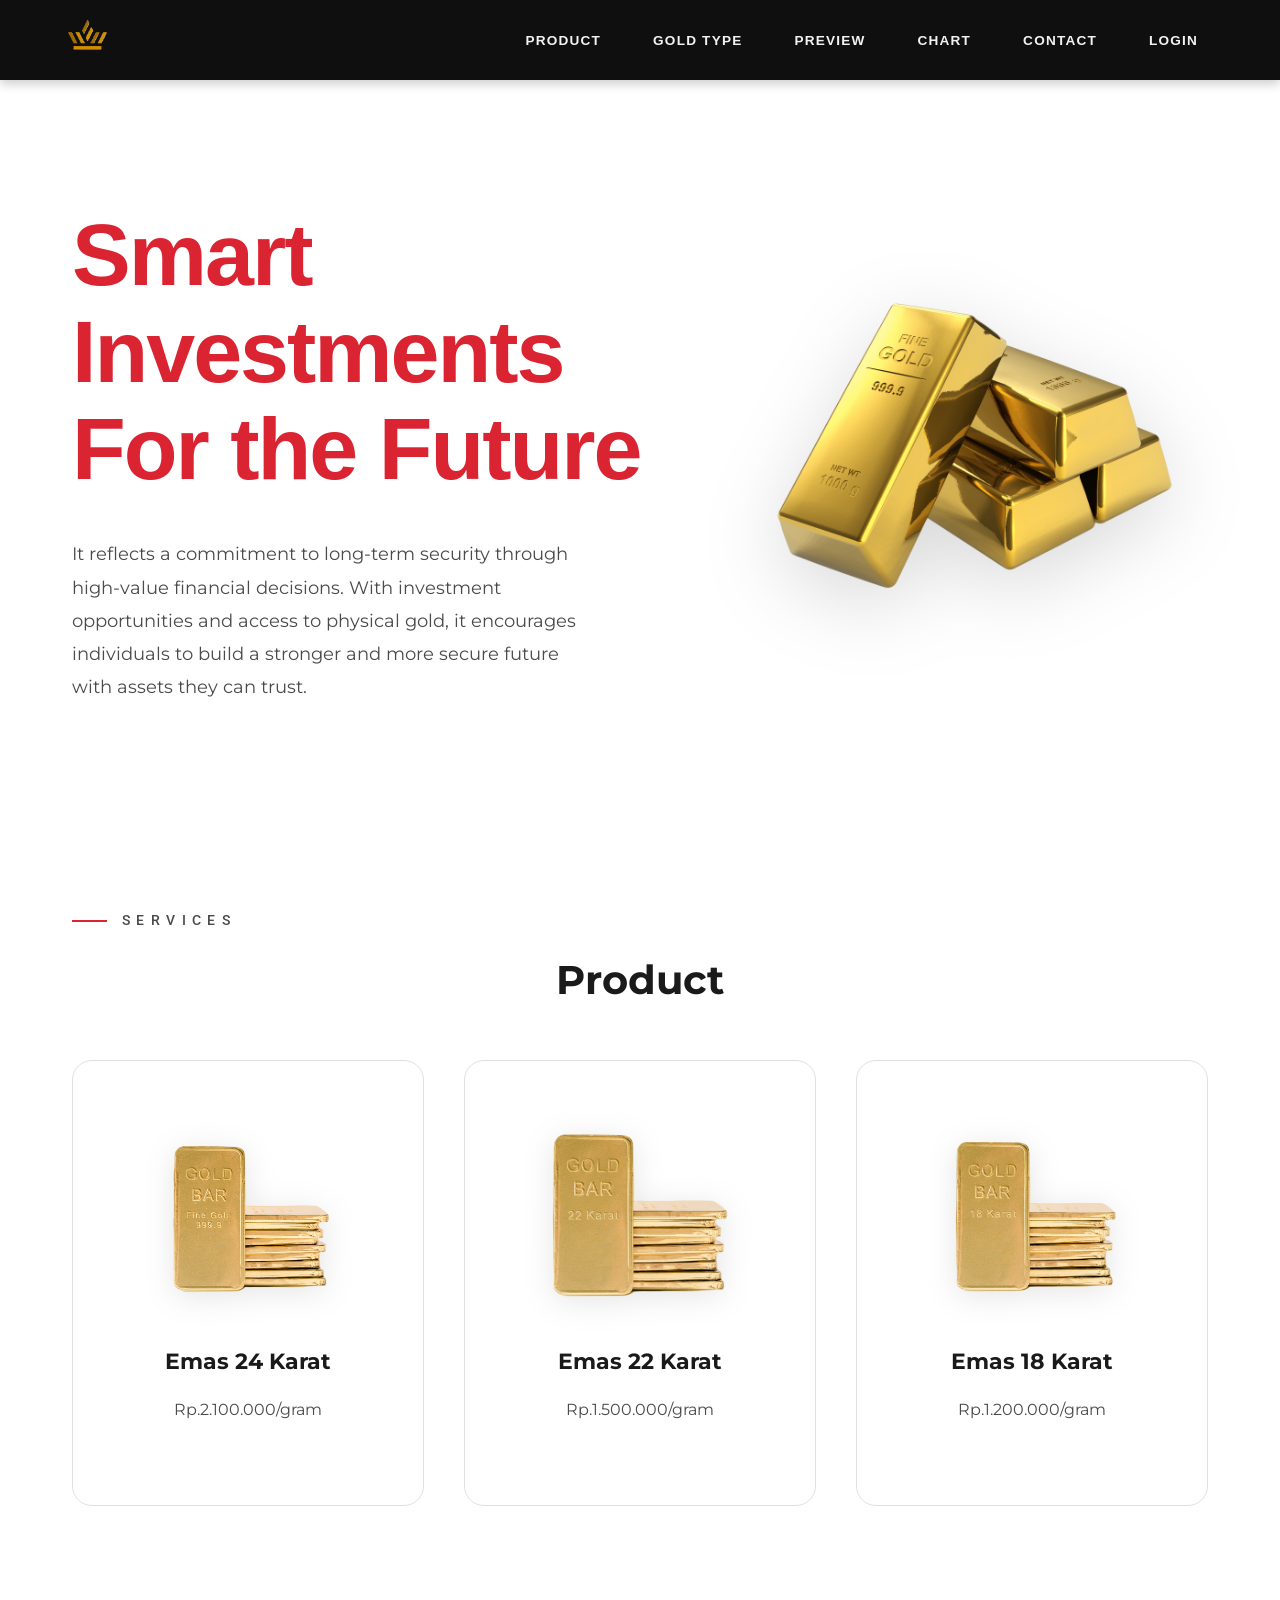
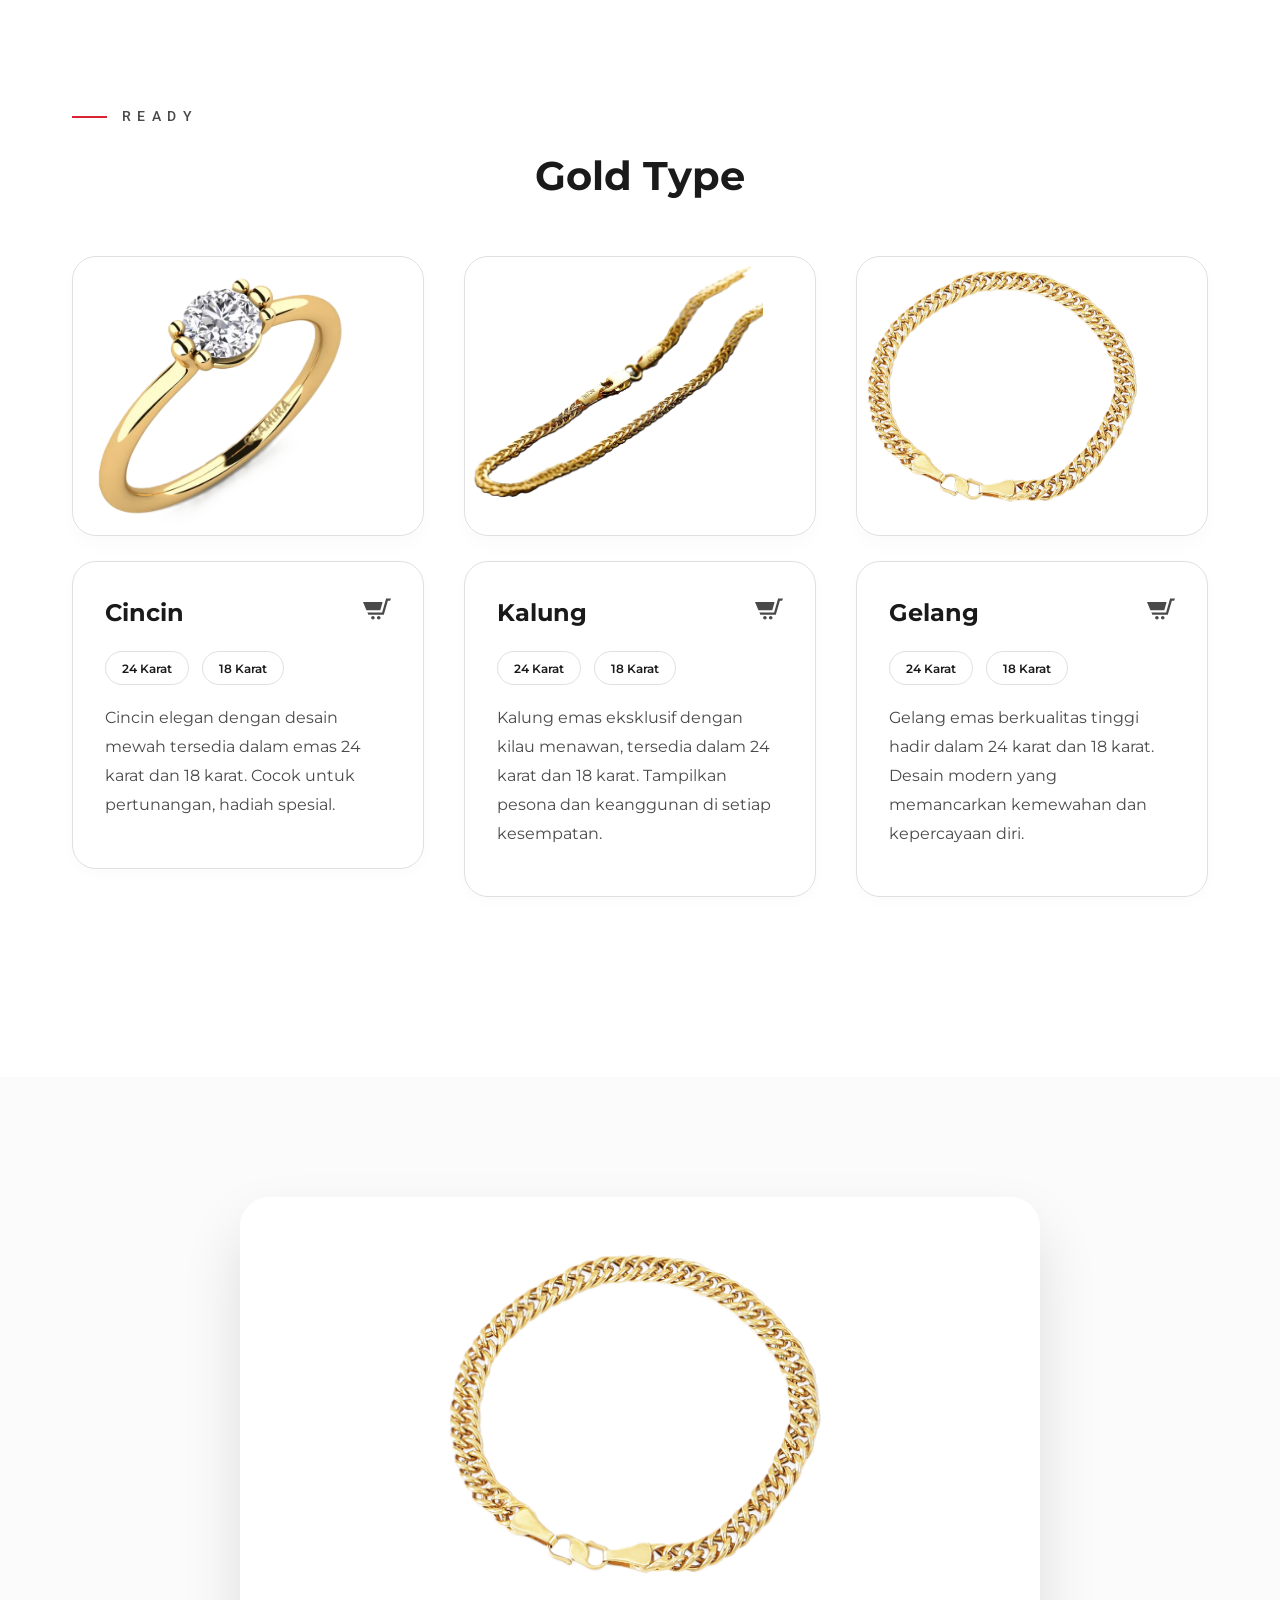
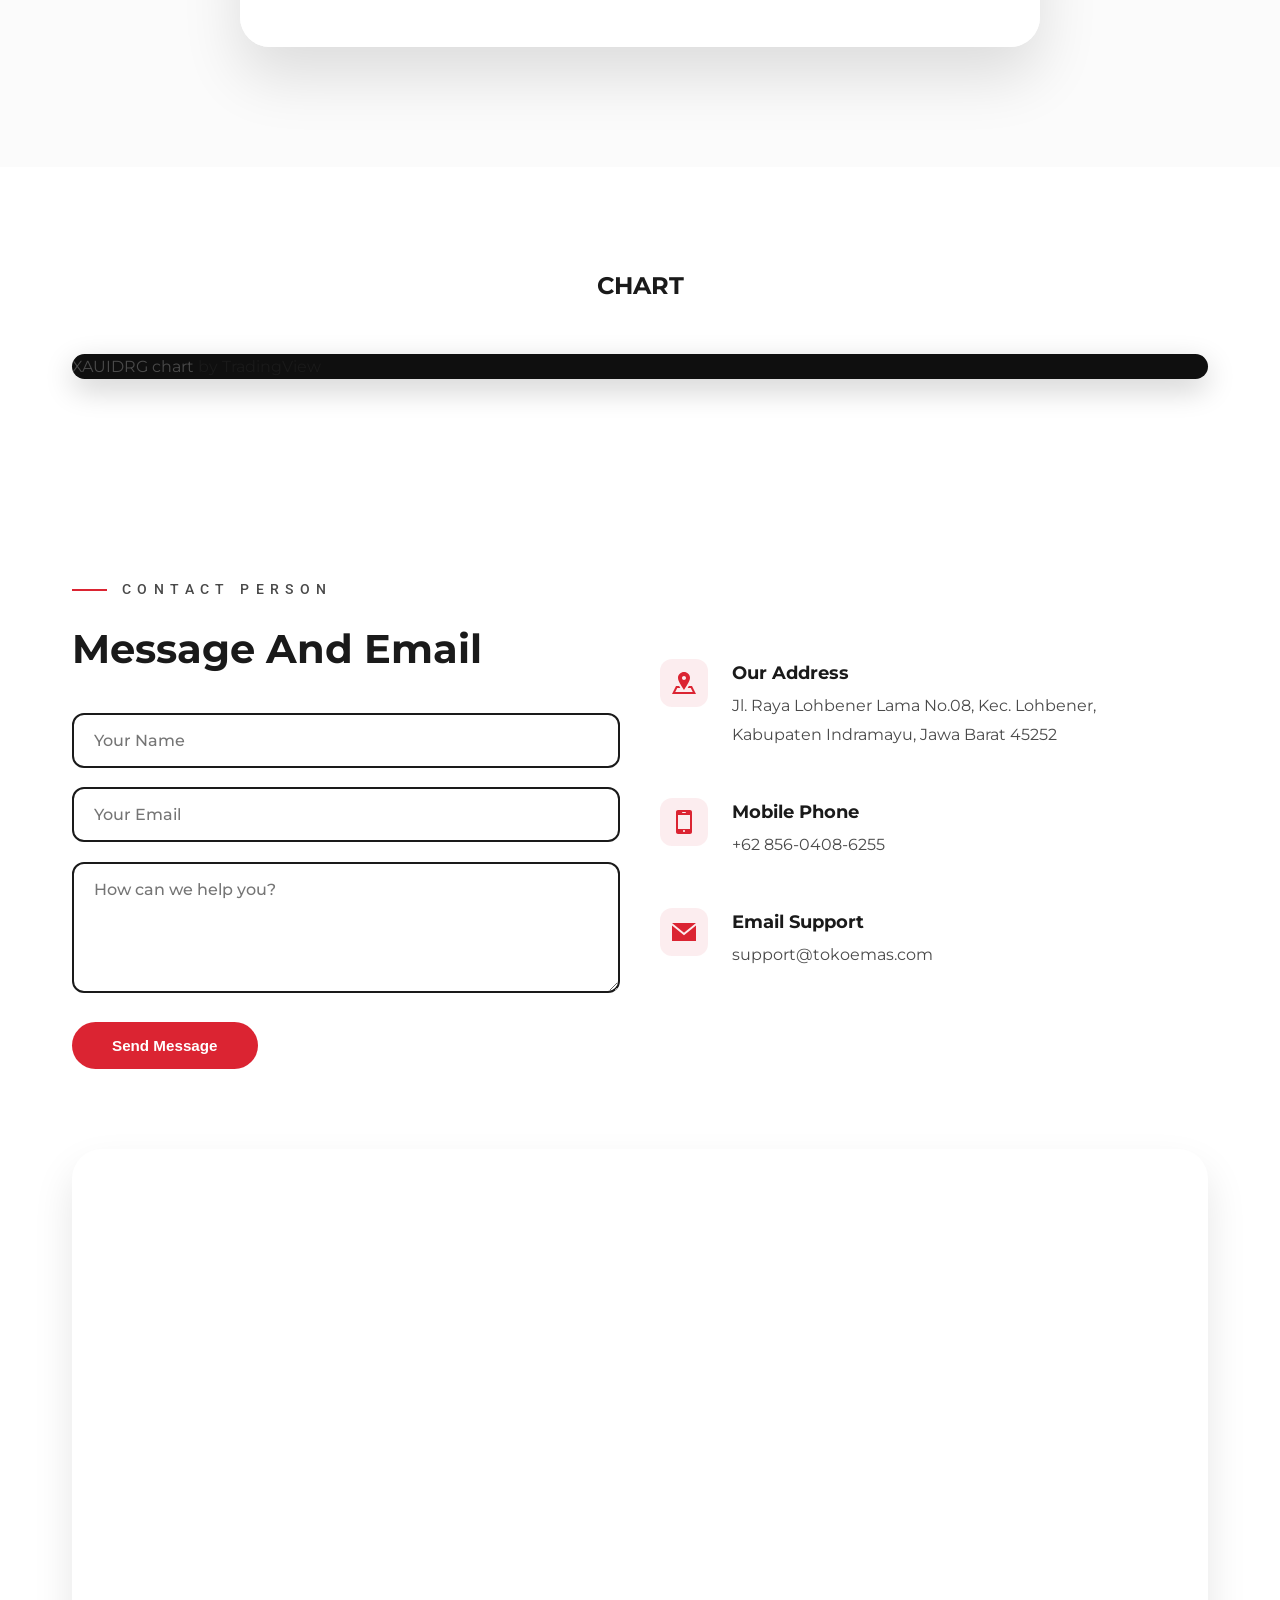
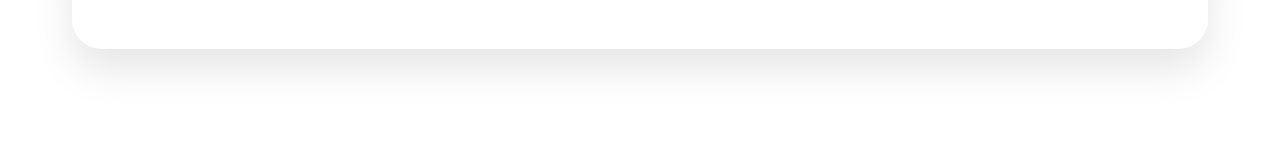
<file: index.html>
<!DOCTYPE html>
<html lang="en">
<head>
    <meta charset="UTF-8">
    <meta name="viewport" content="width=device-width, initial-scale=1.0">
    <title>Toko Emas - Digital Catalog</title>
    
    <!-- Fonts -->
    <link rel="preconnect" href="https://fonts.googleapis.com">
    <link rel="preconnect" href="https://fonts.gstatic.com" crossorigin>
    <link href="https://fonts.googleapis.com/css2?family=Montserrat:wght@100..900&family=Poppins:wght@100..900&family=Roboto:wght@100..900&family=Nabla&display=swap" rel="stylesheet">
    
    <!-- Styles -->
    <link rel="stylesheet" href="assets/css/main.css">
    <link rel="stylesheet" href="assets/css/components.css">
    <link rel="stylesheet" href="assets/css/pages/home.css">
    <link rel="stylesheet" href="assets/css/pages/product.css">
</head>
<body>
    <!-- Navbar Container -->
    <header id="navbar-container"></header>

    <main>
        <!-- Hero Section -->
        <section id="hero" class="main-container">
            <div class="hero-left">
                <h3>Smart Investments <br>For the Future</h3>
                <p>
                    It reflects a commitment to long-term security through high-value financial decisions. With investment opportunities and access to physical gold, it encourages individuals to build a stronger and more secure future with assets they can trust.
                </p>
            </div>
            <div class="hero-right">
                <img src="assets/img/emas.png" alt="Gold Investment">
            </div>
        </section>

        <!-- Services Section -->
        <section id="services">
            <div class="services main-container">
                <h3 class="pre-title">Services</h3>
                <h1 class="section-title">Product</h1>
                <div class="grid-3">
                    <div class="service">
                        <div class="service-icon">
                            <img src="assets/img/24k.png" alt="24K Gold">
                        </div>
                        <h4>Emas 24 Karat</h4>
                        <p>Rp.2.100.000/gram</p>
                    </div>
                    <div class="service">
                        <div class="service-icon">
                            <img src="assets/img/22k.png" alt="22K Gold">
                        </div>
                        <h4>Emas 22 Karat</h4>
                        <p>Rp.1.500.000/gram</p>
                    </div>
                    <div class="service">
                        <div class="service-icon">
                            <img src="assets/img/18k.png" alt="18K Gold">
                        </div>
                        <h4>Emas 18 Karat</h4>
                        <p>Rp.1.200.000/gram</p>
                    </div>
                </div>
            </div>
        </section>

        <!-- Portfolio Section -->
        <section id="portofolio">
            <div class="portofolio main-container">
                <h3 class="pre-title">Ready</h3> 
                <h1 class="section-title">Gold Type</h1>
                <div class="grid-3">
                    <div class="portofolio">
                        <div class="portofolio-cover">
                            <a href="pages/cincin.html">
                                <img src="assets/img/yellow.png" alt="Cincin">
                            </a>
                        </div>
                        <div class="portofolio-info">
                            <div class="portofolio-title">
                                <h4>Cincin</h4>
                                <a href="pages/cincin.html" class="portofolio-link">
                                    <svg xmlns="http://www.w3.org/2000/svg" width="24" height="24" viewBox="0 0 24 24"><path d="M10 19.5c0 .829-.672 1.5-1.5 1.5s-1.5-.671-1.5-1.5c0-.828.672-1.5 1.5-1.5s1.5.672 1.5 1.5zm3.5-1.5c-.828 0-1.5.671-1.5 1.5s.672 1.5 1.5 1.5 1.5-.671 1.5-1.5c0-.828-.672-1.5-1.5-1.5zm1.336-5l1.977-7h-16.813l2.938 7h11.898zm4.969-10l-3.432 12h-12.597l.839 2h13.239l3.474-12h1.929l.743-2h-4.195z"/></svg>
                                </a>
                            </div>
                            <div class="portofolio-tags">
                                <div>24 Karat</div>
                                <div>18 Karat</div>
                            </div>
                            <p>Cincin elegan dengan desain mewah tersedia dalam emas 24 karat dan 18 karat. Cocok untuk pertunangan, hadiah spesial.</p>
                        </div>
                    </div>
                    <div class="portofolio">
                        <div class="portofolio-cover">
                            <a href="pages/kalung.html">
                                <img src="assets/img/kalung.png" alt="Kalung">
                            </a>
                        </div>
                        <div class="portofolio-info">
                            <div class="portofolio-title">
                                <h4>Kalung</h4>
                                <a href="pages/kalung.html" class="portofolio-link">
                                    <svg xmlns="http://www.w3.org/2000/svg" width="24" height="24" viewBox="0 0 24 24"><path d="M10 19.5c0 .829-.672 1.5-1.5 1.5s-1.5-.671-1.5-1.5c0-.828.672-1.5 1.5-1.5s1.5.672 1.5 1.5zm3.5-1.5c-.828 0-1.5.671-1.5 1.5s.672 1.5 1.5 1.5 1.5-.671 1.5-1.5c0-.828-.672-1.5-1.5-1.5zm1.336-5l1.977-7h-16.813l2.938 7h11.898zm4.969-10l-3.432 12h-12.597l.839 2h13.239l3.474-12h1.929l.743-2h-4.195z"/></svg>
                                </a>
                            </div>
                            <div class="portofolio-tags">
                                <div>24 Karat</div>
                                <div>18 Karat</div>
                            </div>
                            <p>Kalung emas eksklusif dengan kilau menawan, tersedia dalam 24 karat dan 18 karat. Tampilkan pesona dan keanggunan di setiap kesempatan.</p>
                        </div>
                    </div>
                    <div class="portofolio">
                        <div class="portofolio-cover">
                            <a href="pages/gelang.html">
                                <img src="assets/img/gelang.png" alt="Gelang">
                            </a>
                        </div>
                        <div class="portofolio-info">
                            <div class="portofolio-title">
                                <h4>Gelang</h4>
                                <a href="pages/gelang.html" class="portofolio-link">
                                    <svg xmlns="http://www.w3.org/2000/svg" width="24" height="24" viewBox="0 0 24 24"><path d="M10 19.5c0 .829-.672 1.5-1.5 1.5s-1.5-.671-1.5-1.5c0-.828.672-1.5 1.5-1.5s1.5.672 1.5 1.5zm3.5-1.5c-.828 0-1.5.671-1.5 1.5s.672 1.5 1.5 1.5 1.5-.671 1.5-1.5c0-.828-.672-1.5-1.5-1.5zm1.336-5l1.977-7h-16.813l2.938 7h11.898zm4.969-10l-3.432 12h-12.597l.839 2h13.239l3.474-12h1.929l.743-2h-4.195z"/></svg>
                                </a>
                            </div>
                            <div class="portofolio-tags">
                                <div>24 Karat</div>
                                <div>18 Karat</div>
                            </div>
                            <p>Gelang emas berkualitas tinggi hadir dalam 24 karat dan 18 karat. Desain modern yang memancarkan kemewahan dan kepercayaan diri.</p>
                        </div>
                    </div>
                </div>
            </div>
        </section>

        <!-- Preview / Slider Section -->
        <section id="Preview">
            <div class="slider-wrapper">
                <div class="slider">
                    <div class="slides" id="slideBox">
                        <img src="assets/img/gelang.png" alt="Gelang">
                        <img src="assets/img/kalung.png" alt="Kalung">
                        <img src="assets/img/yellow.png" alt="Cincin">
                        <img src="assets/img/antingg-Photoroom.png" alt="Anting">
                        <img src="assets/img/cara menghitung zakat emas perhiasan-Photoroom.png" alt="Zakat Emas">
                    </div>
                </div>
            </div>
        </section>

        <!-- Skills / Chart Section -->
        <section id="skills">
            <div class="main-container">
                <div class="chart"><h2>CHART</h2></div>
                <div class="tradingview-widget-container">
                    <div class="tradingview-widget-container__widget"></div>
                    <div class="tradingview-widget-copyright">
                        <a href="https://www.tradingview.com/symbols/FX_IDC-XAUIDRG/" rel="noopener nofollow" target="_blank"><span class="blue-text">XAUIDRG chart</span></a> by TradingView
                    </div>
                    <script type="text/javascript" src="https://s3.tradingview.com/external-embedding/embed-widget-advanced-chart.js" async>
                    {
                        "allow_symbol_change": true,
                        "calendar": false,
                        "details": false,
                        "hide_side_toolbar": true,
                        "hide_top_toolbar": false,
                        "hide_legend": false,
                        "hide_volume": false,
                        "hotlist": false,
                        "interval": "D",
                        "locale": "en",
                        "save_image": true,
                        "style": "1",
                        "symbol": "FX_IDC:XAUIDRG",
                        "theme": "dark",
                        "timezone": "Etc/UTC",
                        "backgroundColor": "#0F0F0F",
                        "gridColor": "rgba(242, 242, 242, 0.06)",
                        "watchlist": [],
                        "withdateranges": false,
                        "compareSymbols": [],
                        "studies": [],
                        "width": "100%",
                        "height": 610
                    }
                    </script>
                </div>
            </div>
        </section>

        <!-- Contact Section -->
        <section id="contact">
            <div class="main-container">
                <div class="grid-3">
                    <div class="contact-left">
                        <span class="pre-title">Contact Person</span>
                        <h1 class="section-title" style="text-align: left; margin-bottom: 2rem;">Message and Email</h1>
                        <form class="contact-form">
                            <input type="text" placeholder="Your Name" name="Name" required>
                            <input type="email" placeholder="Your Email" name="Email" required>
                            <textarea placeholder="How can we help you?" id="Message" rows="5" name="Message" required></textarea>
                            <button class="btn btn-buy btn-submit" style="width: fit-content; padding: 15px 40px; margin-top: 10px;">Send Message</button>
                        </form>
                    </div>
                    
                    <div class="contact-right" style="padding-top: 80px;">
                        <div class="contact-item">
                            <div class="contact-item-icon">
                                <svg xmlns="http://www.w3.org/2000/svg" width="24" height="24" viewBox="0 0 24 24"><path d="M12 1c-3.148 0-6 2.553-6 5.702 0 3.148 2.602 6.907 6 12.298 3.398-5.391 6-9.15 6-12.298 0-3.149-2.851-5.702-6-5.702zm0 8c-1.105 0-2-.895-2-2s.895-2 2-2 2 .895 2 2-.895 2-2 2zm12 14h-24l4-8h3.135c.385.641.798 1.309 1.232 2h-3.131l-2 4h17.527l-2-4h-3.131c.435-.691.848-1.359 1.232-2h3.136l4 8z"/></svg>
                            </div>
                            <div class="contact-item-detail">
                                <h4>Our Address</h4>
                                <p>Jl. Raya Lohbener Lama No.08, Kec. Lohbener, <br>Kabupaten Indramayu, Jawa Barat 45252</p>
                            </div>
                        </div>
                        <div class="contact-item">
                            <div class="contact-item-icon">
                                <svg xmlns="http://www.w3.org/2000/svg" width="24" height="24" viewBox="0 0 24 24"><path d="M20 2c0-1.105-.896-2-2-2h-12c-1.105 0-2 .896-2 2v20c0 1.104.895 2 2 2h12c1.104 0 2-.896 2-2v-20zm-9.501 0h3.001c.276 0 .5.224.5.5s-.224.5-.5.5h-3.001c-.275 0-.499-.224-.499-.5s.224-.5.499-.5zm1.501 20c-.553 0-1-.448-1-1s.447-1 1-1c.552 0 .999.448.999 1s-.447 1-.999 1zm6-3h-12v-14.024h12v14.024z"/></svg>
                            </div>                      
                            <div class="contact-item-detail">
                                <h4>Mobile Phone</h4>
                                <p>+62 856-0408-6255</p>
                            </div>
                        </div>
                        <div class="contact-item">
                            <div class="contact-item-icon">
                                <svg xmlns="http://www.w3.org/2000/svg" width="24" height="24" viewBox="0 0 24 24"><path d="M12 12.713l-11.985-9.713h23.97l-11.985 9.713zm0 2.574l-12-9.725v15.438h24v-15.438l-12 9.725z"/></svg>
                            </div>                      
                            <div class="contact-item-detail">
                                <h4>Email Support</h4>
                                <p>support@tokoemas.com</p>
                            </div>
                        </div>
                    </div>
                </div>
                
                <div class="map-container" style="margin-top: 5rem;">
                    <iframe src="https://www.google.com/maps/embed?pb=!1m18!1m12!1m3!1d3964.888132250646!2d108.27887677441257!3d-6.408409362673411!2m3!1f0!2f0!3f0!3m2!1i1024!2i768!4f13.1!3m3!1m2!1s0x2e6eb87d1fcaf97d%3A0x4fc15b3c8407ada4!2sPoliteknik%20Negeri%20Indramayu!5e0!3m2!1sid!2sid!4v1764644566915!5m2!1sid!2sid" width="100%" height="500" style="border:0; border-radius: 30px; box-shadow: 0 20px 40px rgba(0,0,0,0.1);" allowfullscreen="" loading="lazy"></iframe>
                </div>
            </div>
        </section>
    </main>

    <!-- Success Popup -->
    <div id="overlay-beli" class="overlay">
        <div id="popup-beli" class="popup">
            <span class="close-btn">&times;</span>
            <h4>Berhasil Terkirim</h4>
            <img src="assets/img/3dmail.png" class="popup-img" alt="Success">
            <p>Terimakasih! Pesan Anda telah kami terima dan akan segera kami proses.</p>
        </div>
    </div>

    <!-- Scripts -->
    <script src="utils/components-loader.js"></script>
    <script src="assets/js/main.js"></script>
    <script src="assets/js/slider.js"></script>
    <script src="assets/js/product.js"></script>
</body>
</html>
</file>
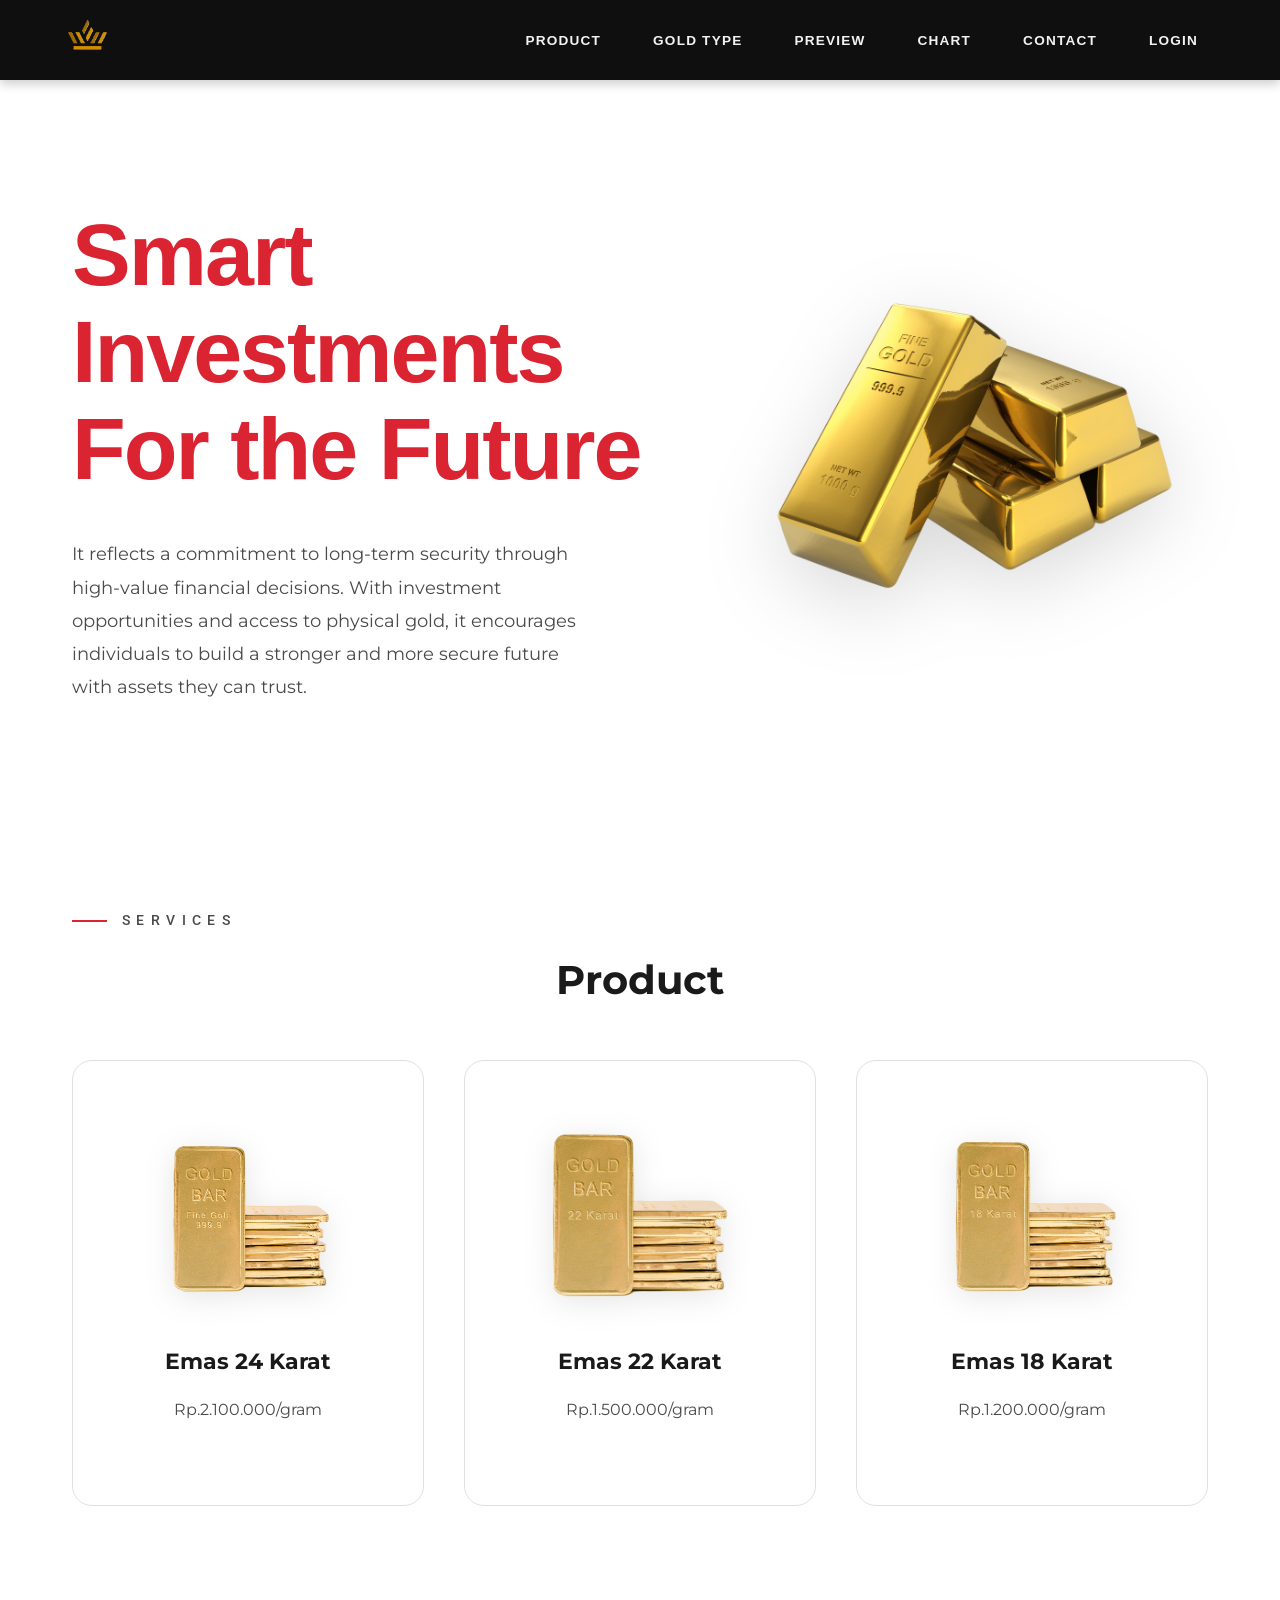
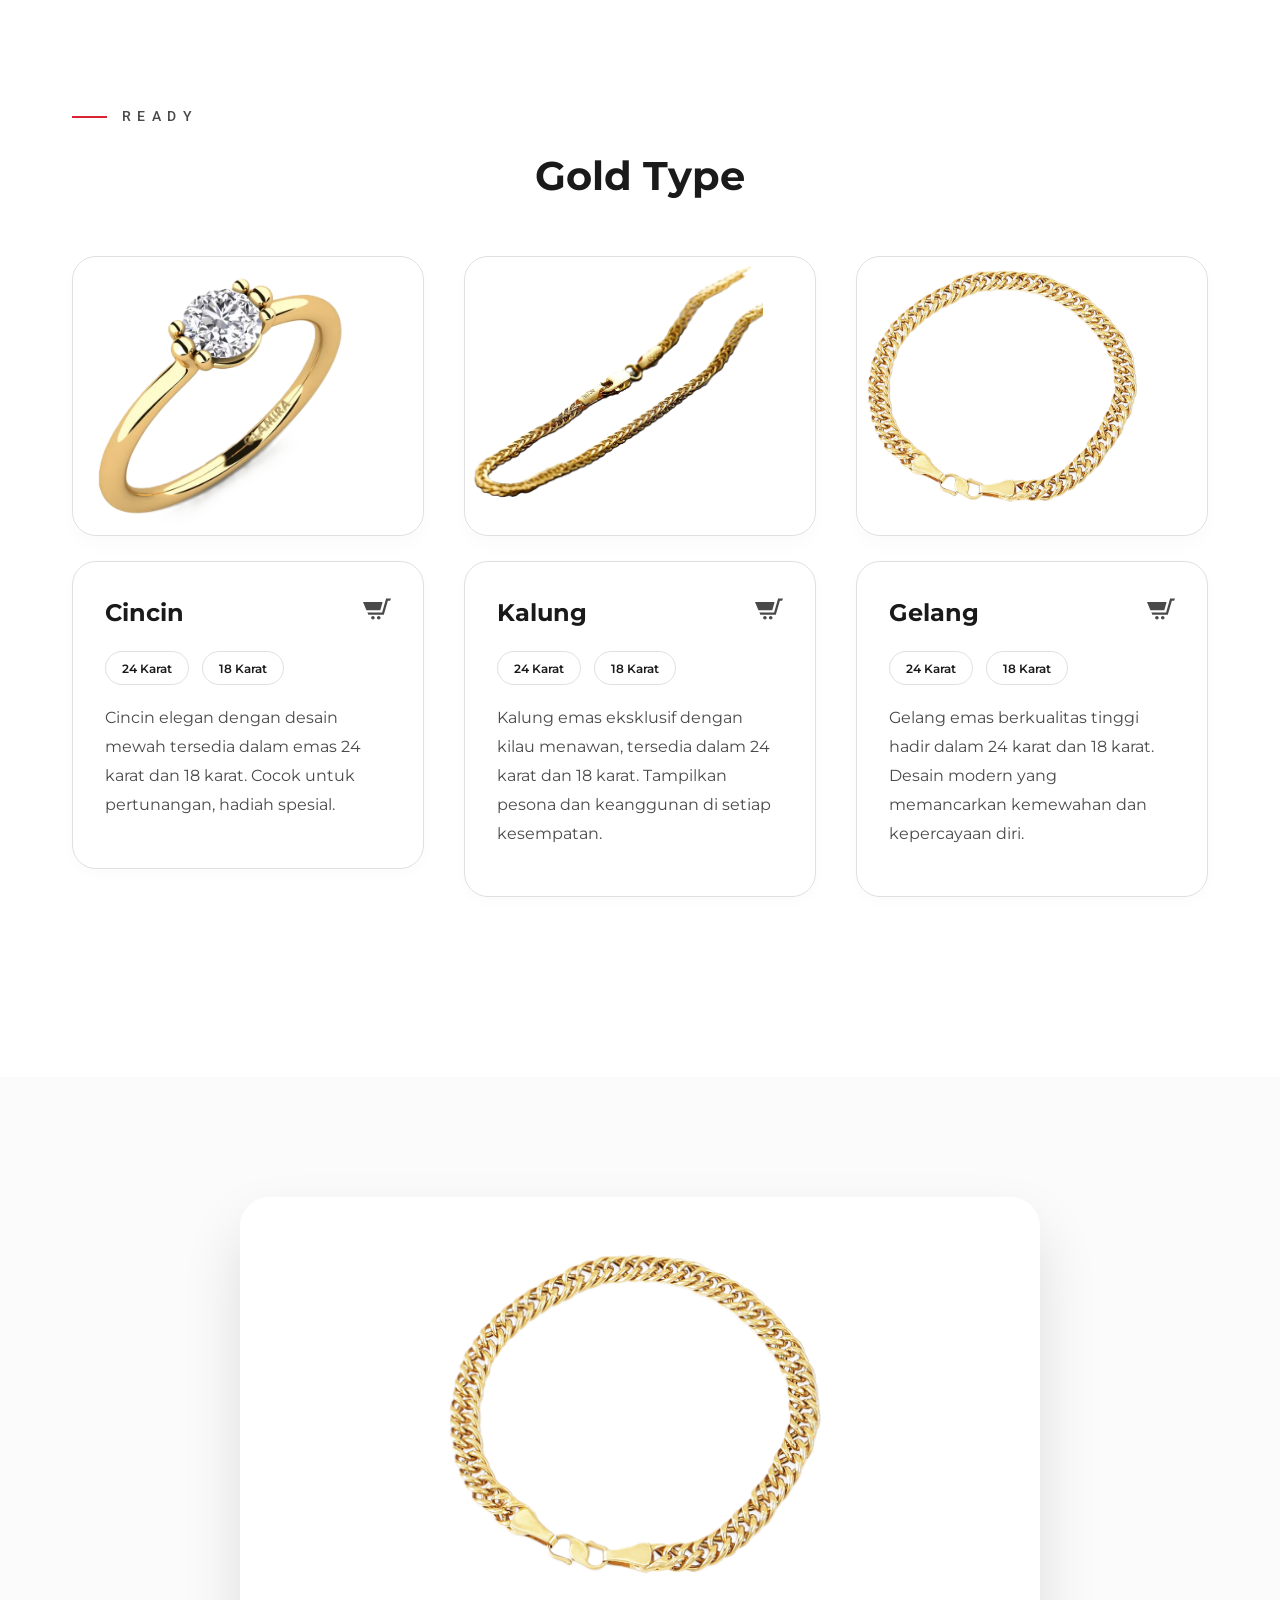
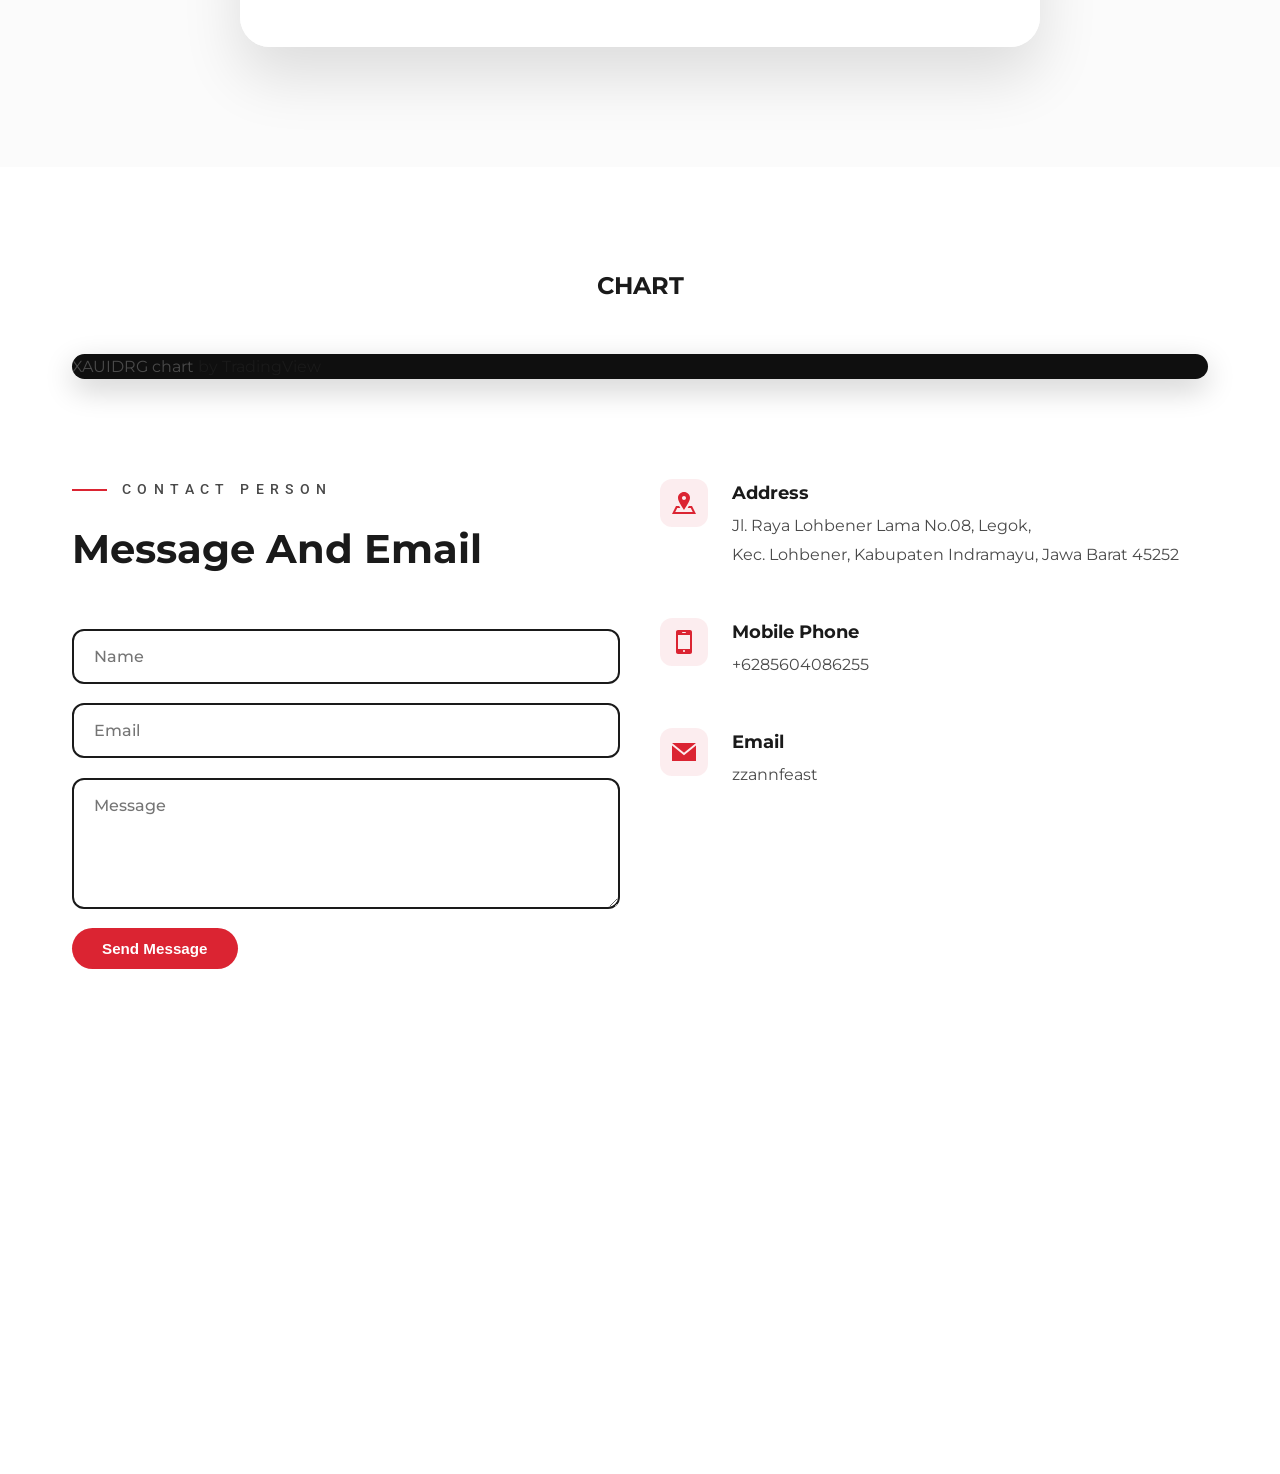
<file: index2.html>
<!DOCTYPE html>
<html lang="en">
<head>
    <meta charset="UTF-8">
    <meta name="viewport" content="width=device-width, initial-scale=1.0">
    <title>Toko Emas - Digital Catalog</title>
    
    <!-- Fonts -->
    <link rel="preconnect" href="https://fonts.googleapis.com">
    <link rel="preconnect" href="https://fonts.gstatic.com" crossorigin>
    <link href="https://fonts.googleapis.com/css2?family=Montserrat:wght@100..900&family=Poppins:wght@100..900&family=Roboto:wght@100..900&family=Nabla&display=swap" rel="stylesheet">
    
    <!-- Styles -->
    <link rel="stylesheet" href="assets/css/main.css">
    <link rel="stylesheet" href="assets/css/components.css">
    <link rel="stylesheet" href="assets/css/pages/home.css">
    <link rel="stylesheet" href="assets/css/pages/product.css">
</head>
<body>
    <!-- Navbar Container -->
    <header id="navbar-container"></header>

    <main>
        <!-- Hero Section -->
        <section id="hero" class="main-container">
            <div class="hero-left">
                <h3>Smart Investments <br>For the Future</h3>
                <p>
                    It reflects a commitment to long-term security through high-value financial decisions. With investment opportunities and access to physical gold, it encourages individuals to build a stronger and more secure future with assets they can trust.
                </p>
            </div>
            <div class="hero-right">
                <img src="assets/img/emas.png" alt="Gold Investment">
            </div>
        </section>

        <!-- Services Section -->
        <section id="services">
            <div class="services main-container">
                <h3 class="pre-title">Services</h3>
                <h1 class="section-title">Product</h1>
                <div class="grid-3">
                    <div class="service">
                        <div class="service-icon">
                            <img src="assets/img/24k.png" alt="24K Gold">
                        </div>
                        <h4>Emas 24 Karat</h4>
                        <p>Rp.2.100.000/gram</p>
                    </div>
                    <div class="service">
                        <div class="service-icon">
                            <img src="assets/img/22k.png" alt="22K Gold">
                        </div>
                        <h4>Emas 22 Karat</h4>
                        <p>Rp.1.500.000/gram</p>
                    </div>
                    <div class="service">
                        <div class="service-icon">
                            <img src="assets/img/18k.png" alt="18K Gold">
                        </div>
                        <h4>Emas 18 Karat</h4>
                        <p>Rp.1.200.000/gram</p>
                    </div>
                </div>
            </div>
        </section>

        <!-- Portfolio Section -->
        <section id="portofolio">
            <div class="portofolio main-container">
                <h3 class="pre-title">Ready</h3> 
                <h1 class="section-title">Gold Type</h1>
                <div class="grid-3">
                    <div class="portofolio">
                        <div class="portofolio-cover">
                            <a href="pages/cincin.html">
                                <img src="assets/img/yellow.png" alt="Cincin">
                            </a>
                        </div>
                        <div class="portofolio-info">
                            <div class="portofolio-title">
                                <h4>Cincin</h4>
                                <a href="pages/cincin.html" class="portofolio-link">
                                    <svg xmlns="http://www.w3.org/2000/svg" width="24" height="24" viewBox="0 0 24 24"><path d="M10 19.5c0 .829-.672 1.5-1.5 1.5s-1.5-.671-1.5-1.5c0-.828.672-1.5 1.5-1.5s1.5.672 1.5 1.5zm3.5-1.5c-.828 0-1.5.671-1.5 1.5s.672 1.5 1.5 1.5 1.5-.671 1.5-1.5c0-.828-.672-1.5-1.5-1.5zm1.336-5l1.977-7h-16.813l2.938 7h11.898zm4.969-10l-3.432 12h-12.597l.839 2h13.239l3.474-12h1.929l.743-2h-4.195z"/></svg>
                                </a>
                            </div>
                            <div class="portofolio-tags">
                                <div>24 Karat</div>
                                <div>18 Karat</div>
                            </div>
                            <p>Cincin elegan dengan desain mewah tersedia dalam emas 24 karat dan 18 karat. Cocok untuk pertunangan, hadiah spesial.</p>
                        </div>
                    </div>
                    <div class="portofolio">
                        <div class="portofolio-cover">
                            <a href="pages/kalung.html">
                                <img src="assets/img/kalung.png" alt="Kalung">
                            </a>
                        </div>
                        <div class="portofolio-info">
                            <div class="portofolio-title">
                                <h4>Kalung</h4>
                                <a href="pages/kalung.html" class="portofolio-link">
                                    <svg xmlns="http://www.w3.org/2000/svg" width="24" height="24" viewBox="0 0 24 24"><path d="M10 19.5c0 .829-.672 1.5-1.5 1.5s-1.5-.671-1.5-1.5c0-.828.672-1.5 1.5-1.5s1.5.672 1.5 1.5zm3.5-1.5c-.828 0-1.5.671-1.5 1.5s.672 1.5 1.5 1.5 1.5-.671 1.5-1.5c0-.828-.672-1.5-1.5-1.5zm1.336-5l1.977-7h-16.813l2.938 7h11.898zm4.969-10l-3.432 12h-12.597l.839 2h13.239l3.474-12h1.929l.743-2h-4.195z"/></svg>
                                </a>
                            </div>
                            <div class="portofolio-tags">
                                <div>24 Karat</div>
                                <div>18 Karat</div>
                            </div>
                            <p>Kalung emas eksklusif dengan kilau menawan, tersedia dalam 24 karat dan 18 karat. Tampilkan pesona dan keanggunan di setiap kesempatan.</p>
                        </div>
                    </div>
                    <div class="portofolio">
                        <div class="portofolio-cover">
                            <a href="pages/gelang.html">
                                <img src="assets/img/gelang.png" alt="Gelang">
                            </a>
                        </div>
                        <div class="portofolio-info">
                            <div class="portofolio-title">
                                <h4>Gelang</h4>
                                <a href="pages/gelang.html" class="portofolio-link">
                                    <svg xmlns="http://www.w3.org/2000/svg" width="24" height="24" viewBox="0 0 24 24"><path d="M10 19.5c0 .829-.672 1.5-1.5 1.5s-1.5-.671-1.5-1.5c0-.828.672-1.5 1.5-1.5s1.5.672 1.5 1.5zm3.5-1.5c-.828 0-1.5.671-1.5 1.5s.672 1.5 1.5 1.5 1.5-.671 1.5-1.5c0-.828-.672-1.5-1.5-1.5zm1.336-5l1.977-7h-16.813l2.938 7h11.898zm4.969-10l-3.432 12h-12.597l.839 2h13.239l3.474-12h1.929l.743-2h-4.195z"/></svg>
                                </a>
                            </div>
                            <div class="portofolio-tags">
                                <div>24 Karat</div>
                                <div>18 Karat</div>
                            </div>
                            <p>Gelang emas berkualitas tinggi hadir dalam 24 karat dan 18 karat. Desain modern yang memancarkan kemewahan dan kepercayaan diri.</p>
                        </div>
                    </div>
                </div>
            </div>
        </section>

        <!-- Preview / Slider Section -->
        <section id="Preview">
            <div class="slider-wrapper">
                <div class="slider">
                    <div class="slides" id="slideBox">
                        <img src="assets/img/gelang.png" alt="Gelang">
                        <img src="assets/img/kalung.png" alt="Kalung">
                        <img src="assets/img/yellow.png" alt="Cincin">
                        <img src="assets/img/antingg-Photoroom.png" alt="Anting">
                        <img src="assets/img/cara menghitung zakat emas perhiasan-Photoroom.png" alt="Zakat Emas">
                    </div>
                </div>
            </div>
        </section>

        <!-- Skills / Chart Section -->
        <section id="skills">
            <div class="main-container">
                <div class="chart"><h2>CHART</h2></div>
                <div class="tradingview-widget-container">
                    <div class="tradingview-widget-container__widget"></div>
                    <div class="tradingview-widget-copyright">
                        <a href="https://www.tradingview.com/symbols/FX_IDC-XAUIDRG/" rel="noopener nofollow" target="_blank"><span class="blue-text">XAUIDRG chart</span></a> by TradingView
                    </div>
                    <script type="text/javascript" src="https://s3.tradingview.com/external-embedding/embed-widget-advanced-chart.js" async>
                    {
                        "allow_symbol_change": true,
                        "calendar": false,
                        "details": false,
                        "hide_side_toolbar": true,
                        "hide_top_toolbar": false,
                        "hide_legend": false,
                        "hide_volume": false,
                        "hotlist": false,
                        "interval": "D",
                        "locale": "en",
                        "save_image": true,
                        "style": "1",
                        "symbol": "FX_IDC:XAUIDRG",
                        "theme": "dark",
                        "timezone": "Etc/UTC",
                        "backgroundColor": "#0F0F0F",
                        "gridColor": "rgba(242, 242, 242, 0.06)",
                        "watchlist": [],
                        "withdateranges": false,
                        "compareSymbols": [],
                        "studies": [],
                        "width": "100%",
                        "height": 610
                    }
                    </script>
                </div>
            </div>
        </section>

        <!-- Contact Section -->
        <section id="contact" class="main-container">
            <div class="grid-3">
                <div class="contact-left">
                    <h3 class="pre-title">Contact Person</h3>
                    <h1 class="section-title" style="text-align: left;">Message and Email</h1>
                    <form class="contact-form">
                        <input type="text" placeholder="Name" name="Name">
                        <input type="email" placeholder="Email" name="Email">
                        <textarea placeholder="Message" id="Message" rows="5" name="Message"></textarea>
                        <button class="btn btn-buy btn-submit" style="width: fit-content; padding: 12px 30px;">Send Message</button>
                    </form>
                </div>
                <div class="contact-right">
                    <div class="contact-item">
                        <div class="contact-item-icon"><svg xmlns="http://www.w3.org/2000/svg" width="24" height="24" viewBox="0 0 24 24"><path d="M12 1c-3.148 0-6 2.553-6 5.702 0 3.148 2.602 6.907 6 12.298 3.398-5.391 6-9.15 6-12.298 0-3.149-2.851-5.702-6-5.702zm0 8c-1.105 0-2-.895-2-2s.895-2 2-2 2 .895 2 2-.895 2-2 2zm12 14h-24l4-8h3.135c.385.641.798 1.309 1.232 2h-3.131l-2 4h17.527l-2-4h-3.131c.435-.691.848-1.359 1.232-2h3.136l4 8z"/></svg></div>
                        <div class="contact-item-detail">
                            <h4>Address</h4>
                            <p>Jl. Raya Lohbener Lama No.08, Legok, <br>Kec. Lohbener, Kabupaten Indramayu, Jawa Barat 45252</p>
                        </div>
                    </div>
                    <div class="contact-item">
                        <div class="contact-item-icon"><svg xmlns="http://www.w3.org/2000/svg" width="24" height="24" viewBox="0 0 24 24"><path d="M20 2c0-1.105-.896-2-2-2h-12c-1.105 0-2 .896-2 2v20c0 1.104.895 2 2 2h12c1.104 0 2-.896 2-2v-20zm-9.501 0h3.001c.276 0 .5.224.5.5s-.224.5-.5.5h-3.001c-.275 0-.499-.224-.499-.5s.224-.5.499-.5zm1.501 20c-.553 0-1-.448-1-1s.447-1 1-1c.552 0 .999.448.999 1s-.447 1-.999 1zm6-3h-12v-14.024h12v14.024z"/></svg></div>                      
                        <div class="contact-item-detail">
                            <h4>Mobile Phone</h4>
                            <p>+6285604086255</p>
                        </div>
                    </div>
                    <div class="contact-item">
                        <div class="contact-item-icon"><svg xmlns="http://www.w3.org/2000/svg" width="24" height="24" viewBox="0 0 24 24"><path d="M12 12.713l-11.985-9.713h23.97l-11.985 9.713zm0 2.574l-12-9.725v15.438h24v-15.438l-12 9.725z"/></svg></div>                      
                        <div class="contact-item-detail">
                            <h4>Email</h4>
                            <p>zzannfeast</p>
                        </div>
                    </div>
                </div>
            </div>
            
            <div class="map-container" style="margin-top: 3rem;">
                <iframe src="https://www.google.com/maps/embed?pb=!1m18!1m12!1m3!1d3964.888132250646!2d108.27887677441257!3d-6.408409362673411!2m3!1f0!2f0!3f0!3m2!1i1024!2i768!4f13.1!3m3!1m2!1s0x2e6eb87d1fcaf97d%3A0x4fc15b3c8407ada4!2sPoliteknik%20Negeri%20Indramayu!5e0!3m2!1sid!2sid!4v1764644566915!5m2!1sid!2sid" width="100%" height="450" style="border:0; border-radius: 15px;" allowfullscreen="" loading="lazy"></iframe>
            </div>
        </section>
    </main>

    <!-- Success Popup (Shared with form) -->
    <div id="overlay-beli" class="overlay">
        <div id="popup-beli" class="popup">
            <span class="close-btn">&times;</span>
            <h4>Berhasil Terkirim</h4>
            <img src="assets/img/3dmail.png" class="popup-img" alt="Success">
            <p>Terimakasih atas pesan Anda!</p>
        </div>
    </div>

    <!-- Scripts -->
    <script src="utils/components-loader.js"></script>
    <script src="assets/js/main.js"></script>
    <script src="assets/js/slider.js"></script>
    <script src="assets/js/product.js"></script>
</body>
</html>
</file>
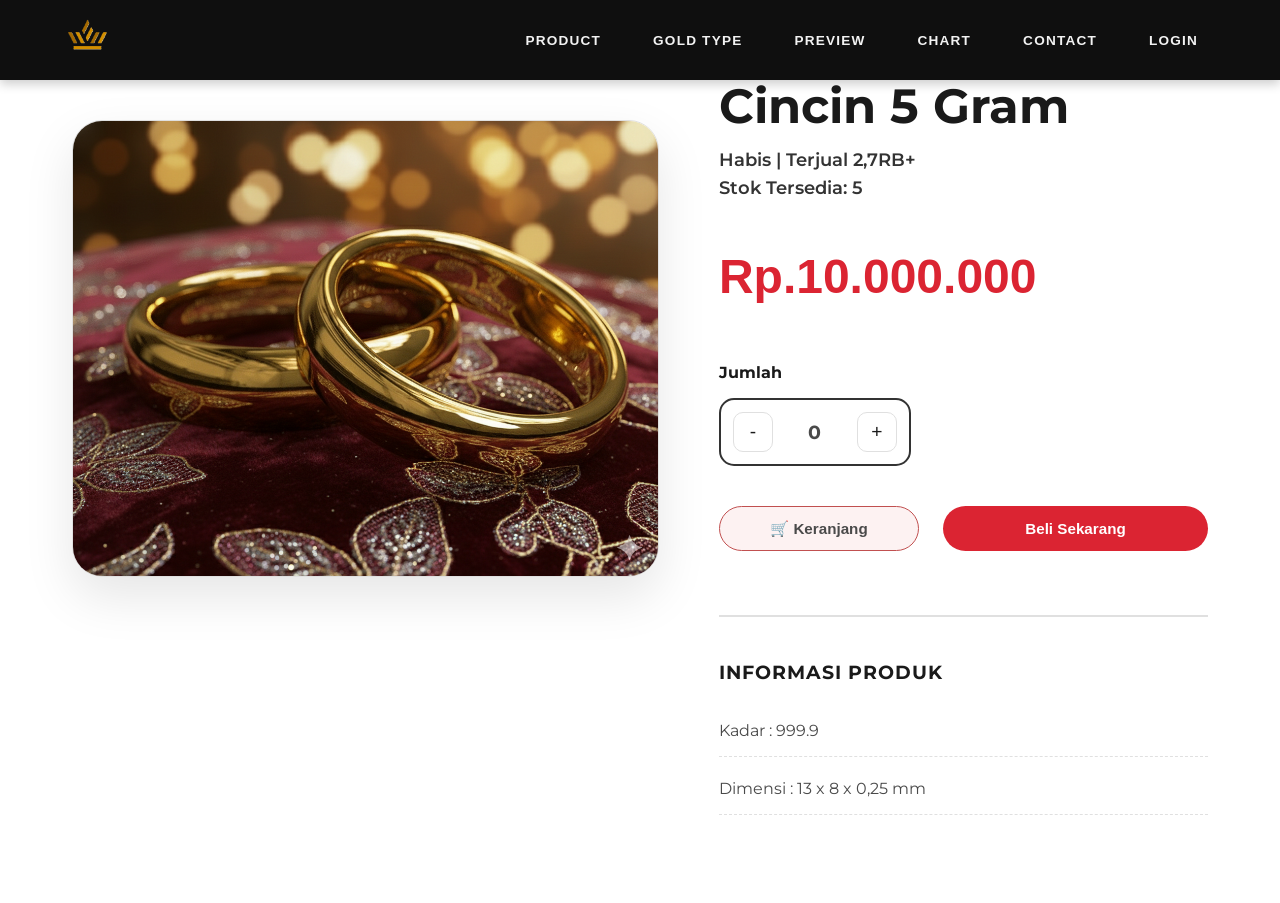
<file: pages/cincin.html>
<!DOCTYPE html>
<html lang="en">
<head>
    <meta charset="UTF-8">
    <meta name="viewport" content="width=device-width, initial-scale=1.0">
    <title>Cincin 5 Gram - Toko Emas</title>
    
    <!-- Fonts -->
    <link rel="preconnect" href="https://fonts.googleapis.com">
    <link rel="preconnect" href="https://fonts.gstatic.com" crossorigin>
    <link href="https://fonts.googleapis.com/css2?family=Montserrat:wght@100..900&family=Poppins:wght@100..900&family=Roboto:wght@100..900&display=swap" rel="stylesheet">
    
    <!-- Styles -->
    <link rel="stylesheet" href="../assets/css/main.css">
    <link rel="stylesheet" href="../assets/css/components.css">
    <link rel="stylesheet" href="../assets/css/pages/product.css">
</head>
<body>
    <!-- Navbar Container -->
    <header id="navbar-container"></header>

    <main class="main-container">
        <!-- Product Detail Section -->
        <section class="product-container">
            <div class="product-image-side">
                <img src="../assets/img/Gemini_Generated_Image_girlj8girlj8girl.png" alt="Cincin 5 Gram">
            </div>

            <div class="product-info-side">
                <h1>Cincin 5 Gram</h1>
                <p class="product-meta">Habis | Terjual 2,7RB+<br>Stok Tersedia: 5</p>
                <p class="product-price">Rp.10.000.000</p>

                <div class="quantity-control">
                    <label>Jumlah</label>
                    <div class="quantity-wrapper">
                        <button class="minus">-</button>
                        <span class="current-quantity">0</span>
                        <button class="plus">+</button>
                    </div>
                </div>

                <div class="product-actions">
                    <button class="btn btn-cart">
                        <span>🛒 Keranjang</span>
                    </button>
                    <button class="btn btn-buy">
                        Beli Sekarang 
                    </button>
                </div>

                <div class="additional-info">
                    <h4>Informasi Produk</h4>
                    <p>Kadar : 999.9</p>
                    <p>Dimensi : 13 x 8 x 0,25 mm</p>
                </div>
            </div>
        </section>

        <!-- Repeated Sections (Optional, keeping them as they were in original) -->
        <!-- Note: In a real app, these would be separate or simplified -->
    </main>

    <!-- Overlays -->
    <div id="overlay-keranjang" class="overlay">
        <div id="popup-keranjang" class="popup">
            <span class="close-btn">&times;</span>
            <h4>BERHASIL</h4>
            <img src="../assets/img/keranjang-Photoroom.png" class="popup-img" alt="Success">
            <p>Berhasil tambahkan produk ke keranjang</p>
        </div>
    </div>

    <div id="overlay-beli" class="overlay">
        <div id="popup-beli" class="popup">
            <span class="close-btn">&times;</span>
            <h4>BERHASIL</h4>
            <img src="../assets/img/ceklis.webp" class="popup-img" alt="Success">
            <p>Terimakasih sudah berbelanja!</p>
        </div>
    </div>

    <!-- Scripts -->
    <script src="../utils/components-loader.js"></script>
    <script src="../assets/js/main.js"></script>
    <script src="../assets/js/product.js"></script>
</body>
</html>
</file>
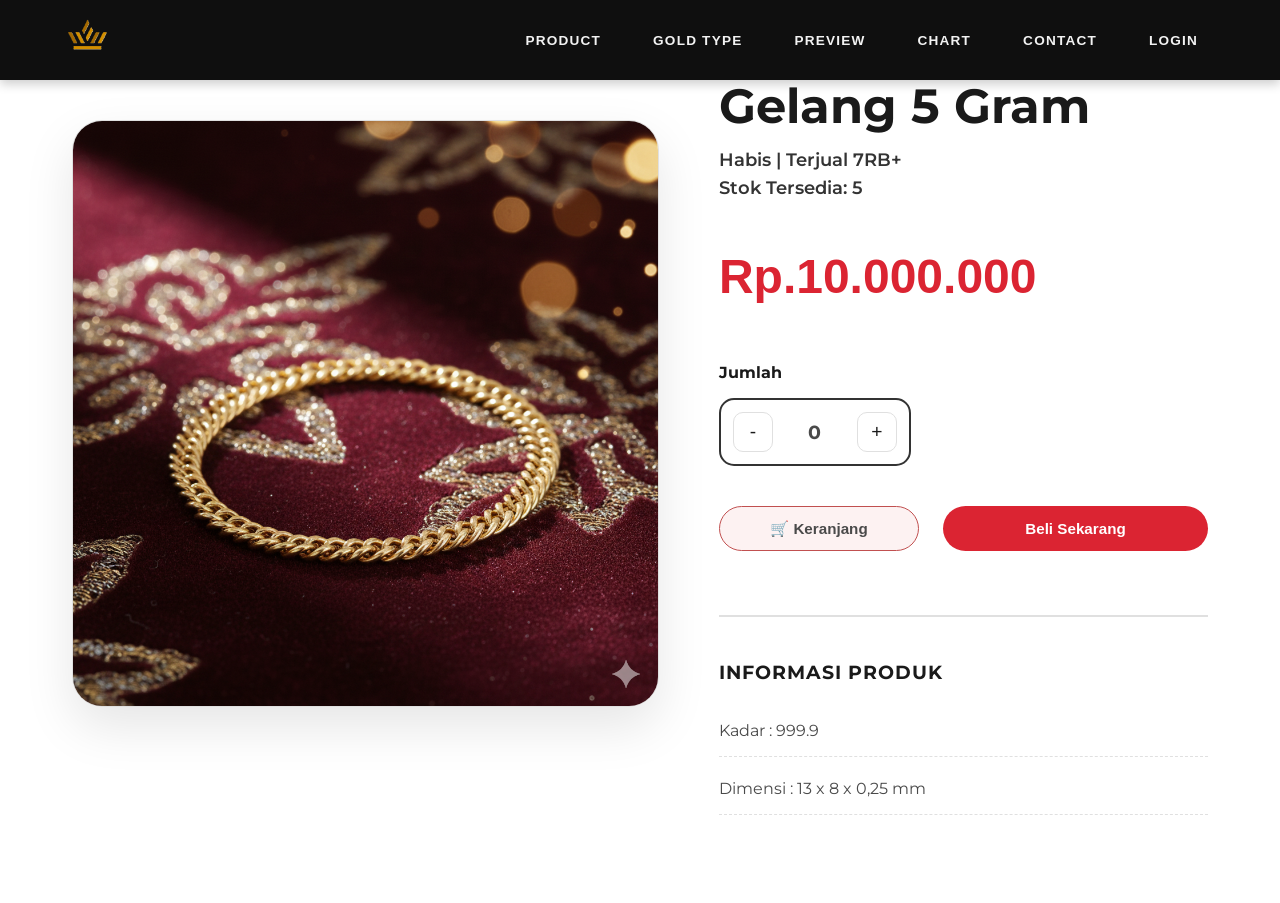
<file: pages/gelang.html>
<!DOCTYPE html>
<html lang="en">
<head>
    <meta charset="UTF-8">
    <meta name="viewport" content="width=device-width, initial-scale=1.0">
    <title>Gelang 5 Gram - Toko Emas</title>
    
    <!-- Fonts -->
    <link rel="preconnect" href="https://fonts.googleapis.com">
    <link rel="preconnect" href="https://fonts.gstatic.com" crossorigin>
    <link href="https://fonts.googleapis.com/css2?family=Montserrat:wght@100..900&family=Poppins:wght@100..900&family=Roboto:wght@100..900&display=swap" rel="stylesheet">
    
    <!-- Styles -->
    <link rel="stylesheet" href="../assets/css/main.css">
    <link rel="stylesheet" href="../assets/css/components.css">
    <link rel="stylesheet" href="../assets/css/pages/product.css">
</head>
<body>
    <!-- Navbar Container -->
    <header id="navbar-container"></header>

    <main class="main-container">
        <!-- Product Detail Section -->
        <section class="product-container">
            <div class="product-image-side">
                <img src="../assets/img/Gemini_Generated_Image_5cpw5e5cpw5e5cpw.png" alt="Gelang 5 Gram">
            </div>

            <div class="product-info-side">
                <h1>Gelang 5 Gram</h1>
                <p class="product-meta">Habis | Terjual 7RB+<br>Stok Tersedia: 5</p>
                <p class="product-price">Rp.10.000.000</p>

                <div class="quantity-control">
                    <label>Jumlah</label>
                    <div class="quantity-wrapper">
                        <button class="minus">-</button>
                        <span class="current-quantity">0</span>
                        <button class="plus">+</button>
                    </div>
                </div>

                <div class="product-actions">
                    <button class="btn btn-cart">
                        <span>🛒 Keranjang</span>
                    </button>
                    <button class="btn btn-buy">
                        Beli Sekarang 
                    </button>
                </div>

                <div class="additional-info">
                    <h4>Informasi Produk</h4>
                    <p>Kadar : 999.9</p>
                    <p>Dimensi : 13 x 8 x 0,25 mm</p>
                </div>
            </div>
        </section>
    </main>

    <!-- Overlays -->
    <div id="overlay-keranjang" class="overlay">
        <div id="popup-keranjang" class="popup">
            <span class="close-btn">&times;</span>
            <h4>BERHASIL</h4>
            <img src="../assets/img/keranjang-Photoroom.png" class="popup-img" alt="Success">
            <p>Berhasil tambahkan produk ke keranjang</p>
        </div>
    </div>

    <div id="overlay-beli" class="overlay">
        <div id="popup-beli" class="popup">
            <span class="close-btn">&times;</span>
            <h4>BERHASIL</h4>
            <img src="../assets/img/ceklis.webp" class="popup-img" alt="Success">
            <p>Terimakasih sudah berbelanja!</p>
        </div>
    </div>

    <!-- Scripts -->
    <script src="../utils/components-loader.js"></script>
    <script src="../assets/js/main.js"></script>
    <script src="../assets/js/product.js"></script>
</body>
</html>
</file>
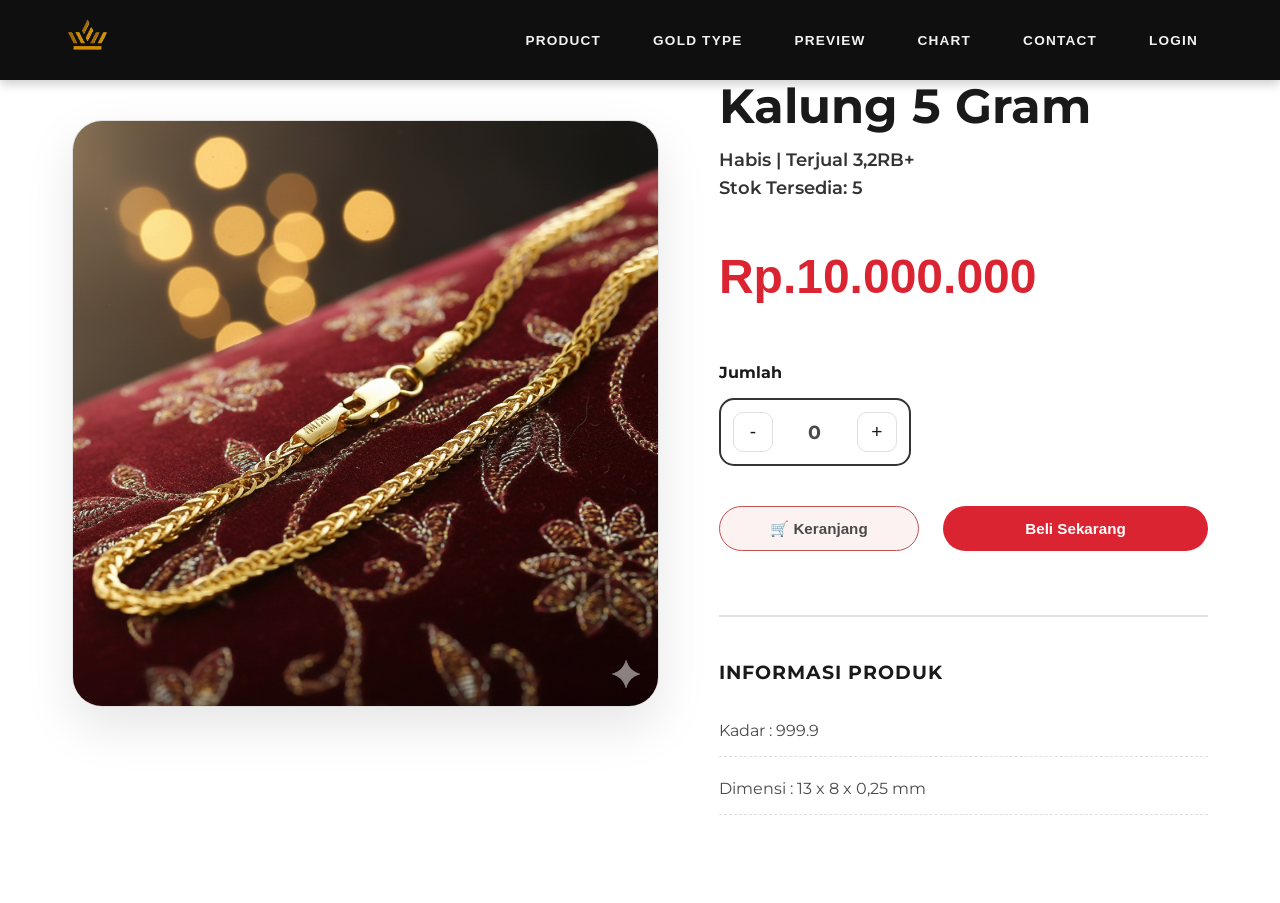
<file: pages/kalung.html>
<!DOCTYPE html>
<html lang="en">
<head>
    <meta charset="UTF-8">
    <meta name="viewport" content="width=device-width, initial-scale=1.0">
    <title>Kalung 5 Gram - Toko Emas</title>
    
    <!-- Fonts -->
    <link rel="preconnect" href="https://fonts.googleapis.com">
    <link rel="preconnect" href="https://fonts.gstatic.com" crossorigin>
    <link href="https://fonts.googleapis.com/css2?family=Montserrat:wght@100..900&family=Poppins:wght@100..900&family=Roboto:wght@100..900&display=swap" rel="stylesheet">
    
    <!-- Styles -->
    <link rel="stylesheet" href="../assets/css/main.css">
    <link rel="stylesheet" href="../assets/css/components.css">
    <link rel="stylesheet" href="../assets/css/pages/product.css">
</head>
<body>
    <!-- Navbar Container -->
    <header id="navbar-container"></header>

    <main class="main-container">
        <!-- Product Detail Section -->
        <section class="product-container">
            <div class="product-image-side">
                <img src="../assets/img/Gemini_Generated_Image_fm3skmfm3skmfm3s.png" alt="Kalung 5 Gram">
            </div>

            <div class="product-info-side">
                <h1>Kalung 5 Gram</h1>
                <p class="product-meta">Habis | Terjual 3,2RB+<br>Stok Tersedia: 5</p>
                <p class="product-price">Rp.10.000.000</p>

                <div class="quantity-control">
                    <label>Jumlah</label>
                    <div class="quantity-wrapper">
                        <button class="minus">-</button>
                        <span class="current-quantity">0</span>
                        <button class="plus">+</button>
                    </div>
                </div>

                <div class="product-actions">
                    <button class="btn btn-cart">
                        <span>🛒 Keranjang</span>
                    </button>
                    <button class="btn btn-buy">
                        Beli Sekarang 
                    </button>
                </div>

                <div class="additional-info">
                    <h4>Informasi Produk</h4>
                    <p>Kadar : 999.9</p>
                    <p>Dimensi : 13 x 8 x 0,25 mm</p>
                </div>
            </div>
        </section>
    </main>

    <!-- Overlays -->
    <div id="overlay-keranjang" class="overlay">
        <div id="popup-keranjang" class="popup">
            <span class="close-btn">&times;</span>
            <h4>BERHASIL</h4>
            <img src="../assets/img/keranjang-Photoroom.png" class="popup-img" alt="Success">
            <p>Berhasil tambahkan produk ke keranjang</p>
        </div>
    </div>

    <div id="overlay-beli" class="overlay">
        <div id="popup-beli" class="popup">
            <span class="close-btn">&times;</span>
            <h4>BERHASIL</h4>
            <img src="../assets/img/ceklis.webp" class="popup-img" alt="Success">
            <p>Terimakasih sudah berbelanja!</p>
        </div>
    </div>

    <!-- Scripts -->
    <script src="../utils/components-loader.js"></script>
    <script src="../assets/js/main.js"></script>
    <script src="../assets/js/product.js"></script>
</body>
</html>
</file>
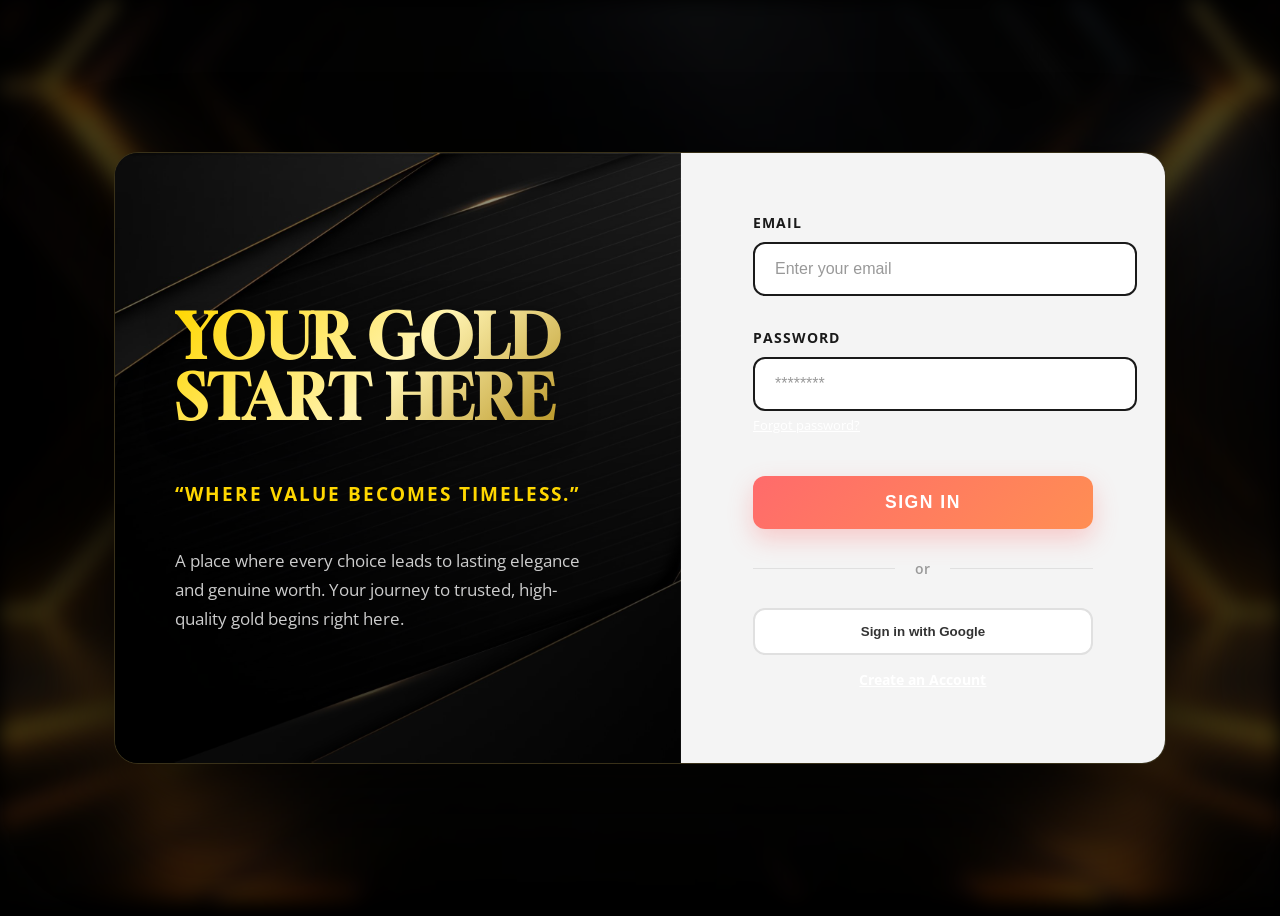
<file: pages/login.html>
<!DOCTYPE html>
<html lang="id">
<head>
    <meta charset="UTF-8">
    <meta name="viewport" content="width=device-width, initial-scale=1.0">
    <title>Login - Toko Emas</title>
    
    <!-- Fonts -->
    <link href="https://fonts.googleapis.com/css2?family=Open+Sans:wght@300;400;600;700&family=Gloock&display=swap" rel="stylesheet">
    
    <!-- Styles -->
    <link rel="stylesheet" href="../assets/css/pages/login.css">
</head>
<body>
    <div class="background-image"></div>
    
    <div class="login-wrapper">
        <div class="info-side">
            <div class="logo">
                <!-- Logo text or icon can go here -->
            </div>
            <h1>YOUR GOLD<br> START HERE</h1>
            <p class="tagline">“Where value becomes timeless.”</p>
            <p class="description">A place where every choice leads to lasting elegance and genuine worth. Your journey to trusted, high-quality gold begins right here.</p>
        </div>

        <div class="form-side">
            <div class="login-card">
                <form id="loginForm">
                    <div class="input-group">
                        <label for="email">Email</label>
                        <input type="email" id="email" name="email" placeholder="Enter your email" required>
                    </div>
                    <div class="input-group">
                        <label for="password">Password</label>
                        <input type="password" id="password" name="password" placeholder="********" required>
                        <a href="#" class="forgot-password" style="color: white; font-size: 0.8rem; margin-top: 5px; display: block;">Forgot password?</a>
                    </div>
                    
                    <button type="submit" class="signin-btn">SIGN IN</button>
                    
                    <div class="separator">
                        <hr><span>or</span><hr>
                    </div>
                    
                    <button type="button" class="google-signin-btn">
                        Sign in with Google
                    </button>

                    <p style="text-align: center; margin-top: 15px; color: white; font-size: 0.9rem;">
                        <a href="#" style="color: white; font-weight: 700;">Create an Account</a>
                    </p>
                </form>
            </div>
        </div>
    </div>
    
    <!-- Scripts -->
    <script src="../assets/js/login.js"></script>
</body>
</html>
</file>
<file: assets/css/main.css>
@import "variables.css";

/* Reset & Base */
* {
    margin: 0;
    padding: 0;
    box-sizing: border-box;
}

html {
    scroll-behavior: smooth;
    height: 100%;
}

body {
    font-family: var(--font-main);
    background-color: var(--primary-bg-color);
    margin: 0;
    padding: 0;
    height: 100%;
    color: var(--primary-text-color);
    line-height: 1.6;
}

/* Typography */
h1, h2, h3, h4, h5, h6, strong {
    color: var(--primary-text-color);
    font-family: var(--font-main);
    font-weight: 700;
}

p {
    font-size: 1rem;
    line-height: 1.8;
    color: var(--secondary-text-color);
    margin-bottom: 1rem;
}

span, label, li {
    color: var(--secondary-text-color);
}

a {
    text-decoration: none;
    transition: 0.3s cubic-bezier(0.4, 0, 0.2, 1);
}

/* Layout */
.main-container {
    width: 100%;
    max-width: var(--container-width);
    margin: 0 auto;
    padding: 0 2rem;
}

section {
    padding: 100px 0; /* Consistent vertical spacing */
}

@media screen and (max-width: 1200px) {
    .main-container {
        padding: 0 1.5rem;
    }
    section {
        padding: 60px 0;
    }
}

/* Section Common */
.section-title {
    margin-bottom: 3rem;
    font-size: 2.5rem;
    text-align: center;
    text-transform: capitalize;
}

.pre-title {
    font-family: var(--font-secondary);
    text-transform: uppercase;
    letter-spacing: 0.4rem;
    color: var(--secondary-text-color);
    position: relative;
    padding-left: 50px;
    margin-bottom: 1rem;
    width: fit-content;
    font-weight: 500;
    font-size: 0.85rem;
    display: block;
}

.pre-title::before {
    content: "";
    width: 35px;
    height: 2px;
    background: var(--accent-color);
    position: absolute;
    left: 0;
    top: 50%;
    transform: translateY(-50%);
}

/* Grid System */
.grid-3 {
    display: grid;
    grid-template-columns: repeat(auto-fit, minmax(300px, 1fr));
    gap: 2.5rem;
}

/* Buttons */
.btn {
    padding: 0.8rem 2rem;
    background: white;
    border: 1.5px solid var(--border-color);
    cursor: pointer;
    transition: all 0.3s ease;
    display: inline-flex;
    align-items: center;
    justify-content: center;
    border-radius: 50px; /* More modern rounded pill */
    font-weight: 600;
    font-size: 0.95rem;
    gap: 8px;
}

.btn:hover {
    box-shadow: 0 5px 15px rgba(0, 0, 0, 0.1);
    transform: translateY(-3px);
    border-color: var(--accent-color);
}

/* TradingView Widget */
.chart {
    text-align: center;
    margin-bottom: 3rem;
}

.tradingview-widget-container {
    margin: 0 auto;
    width: 100% !important;
    background: var(--dark-bg);
    border-radius: 15px;
    overflow: hidden;
    box-shadow: 0 10px 30px rgba(0,0,0,0.2);
}
</file>
<file: assets/css/components.css>
/* Navigation */
.nav {
    position: fixed;
    width: 100%;
    background-color: var(--dark-bg);
    display: flex;
    justify-content: space-between;
    align-items: center;
    padding: 0 5%;
    height: 80px; /* Fixed height for consistency */
    box-shadow: 0 4px 10px rgba(0, 0, 0, 0.2);
    z-index: 1000;
    top: 0;
    left: 0;
}

.logo img {
    height: 45px;
    transition: 0.3s;
}

.logo img:hover {
    transform: scale(1.05);
}

.nav nav ul {
    list-style: none;
    display: flex;
    gap: 1rem;
    margin: 0;
    align-items: center;
}

.nav nav ul li a {
    color: rgba(255, 255, 255, 0.95); /* High contrast white */
    font-family: var(--font-accent);
    font-size: 0.85rem;
    font-weight: 600; /* Bolder */
    padding: 10px 18px;
    border-radius: 8px;
    letter-spacing: 1.2px;
    text-transform: uppercase;
}

.nav nav ul li a:hover,
.nav nav ul li a.active {
    color: white;
    background: var(--accent-hover);
}

/* Burger Menu */
.burger {
    display: none;
    flex-direction: column;
    cursor: pointer;
    gap: 6px;
    padding: 10px;
}

.burger span {
    width: 28px;
    height: 2px;
    background-color: white;
    transition: 0.4s cubic-bezier(0.175, 0.885, 0.32, 1.275);
}

/* Services */
.service {
    padding: 4rem 2rem;
    text-align: center;
    border: 1px solid var(--border-color);
    background-color: var(--primary-bg-color);
    border-radius: 20px;
    transition: all 0.4s ease;
}

.service:hover {
    transform: translateY(-10px);
    box-shadow: 0 20px 40px rgba(0,0,0,0.08);
    border-color: var(--accent-color);
}

.service-icon img {
    height: 180px;
    object-fit: contain;
    margin-bottom: 2rem;
    filter: drop-shadow(0 5px 15px rgba(0,0,0,0.1));
}

.service h4 {
    margin-bottom: 1rem;
    font-size: 1.4rem;
    color: var(--primary-text-color);
}

/* Portfolio / Gold Type */
.portofolio {
    margin-bottom: 2.5rem;
    transition: 0.4s;
}

.portofolio-cover {
    height: 280px;
    margin-bottom: 25px;
    border: 1px solid var(--border-color);
    transition: all 0.4s ease;
    border-radius: 24px;
    overflow: hidden;
    display: flex;
    justify-content: center;
    align-items: center;
    background: #ffffff;
    box-shadow: 0 10px 20px rgba(0,0,0,0.02);
}

.portofolio-cover:hover {
    transform: scale(1.03);
    border-color: var(--accent-color);
    box-shadow: 0 15px 30px rgba(219, 36, 50, 0.1);
}

.portofolio-cover img {
    max-height: 85%;
    max-width: 85%;
    object-fit: contain;
}

.portofolio-info {
    border: 1px solid var(--border-color);
    border-radius: 24px;
    padding: 2rem;
    background: white;
    box-shadow: 0 5px 15px rgba(0,0,0,0.02);
}

.portofolio-title {
    display: flex;
    justify-content: space-between;
    align-items: center;
    margin-bottom: 1.2rem;
}

.portofolio-title h4 {
    font-size: 1.5rem;
    margin: 0;
}

.portofolio-link svg {
    fill: var(--secondary-text-color);
    transition: 0.3s;
    width: 28px;
    height: 28px;
}

.portofolio-link:hover svg {
    fill: var(--accent-color);
    transform: rotate(15deg);
}

.portofolio-tags {
    display: flex;
    gap: 0.8rem;
    margin-bottom: 1.2rem;
    flex-wrap: wrap;
}

.portofolio-tags div {
    border: 1.5px solid var(--border-color);
    padding: 0.4rem 1rem;
    font-size: 0.75rem;
    font-weight: 600;
    border-radius: 50px;
    transition: 0.3s;
}

.portofolio-tags div:hover {
    border-color: var(--gold-color);
    color: var(--gold-color);
    background: rgba(212, 175, 55, 0.05);
}

/* Contact Section */
.contact-form {
    display: flex;
    flex-direction: column;
    gap: 1.2rem;
}

.contact-form input,
.contact-form textarea {
    width: 100%;
    padding: 16px 20px;
    border: 2px solid #1A1A1A; /* Sharp dark border */
    border-radius: 12px;
    font-family: inherit;
    font-size: 1rem;
    transition: 0.3s;
    background: #FFFFFF;
    color: var(--primary-text-color);
    font-weight: 500;
}

.contact-form input:focus,
.contact-form textarea:focus {
    outline: none;
    border-color: var(--accent-color);
    box-shadow: 0 5px 20px rgba(0,0,0,0.1);
}

.contact-item {
    display: flex;
    gap: 1.5rem;
    margin-bottom: 2rem;
    align-items: flex-start;
}

.contact-item-icon {
    background: rgba(219, 36, 50, 0.08);
    padding: 12px;
    border-radius: 12px;
    display: flex;
    align-items: center;
    justify-content: center;
}

.contact-item-icon svg {
    width: 24px;
    height: 24px;
    fill: var(--accent-color);
}

.contact-item-detail h4 {
    margin-bottom: 0.3rem;
    font-size: 1.1rem;
}

/* Responsive Navbar */
@media (max-width: 992px) {
    .burger {
        display: flex;
    }

    .nav nav {
        position: fixed;
        top: 0;
        right: -100%;
        height: 100vh;
        width: 300px;
        background-color: var(--dark-bg);
        padding: 100px 40px;
        transition: 0.5s cubic-bezier(0.77, 0, 0.175, 1);
        box-shadow: -10px 0 30px rgba(0,0,0,0.3);
    }

    .nav nav.active {
        right: 0;
    }

    .nav nav ul {
        flex-direction: column;
        gap: 1.5rem;
        align-items: flex-start;
    }

    .nav nav ul li a {
        font-size: 1.1rem;
        padding: 10px 0;
        width: 100%;
        border-radius: 0;
        border-bottom: 1px solid rgba(255,255,255,0.05);
    }
}
</file>
<file: assets/css/pages/home.css>
/* Hero Section */
#hero {
    min-height: 90vh;
    display: grid;
    padding-top: 100px;
    grid-template-columns: 1.1fr 0.9fr;
    align-items: center;
    gap: 4rem;
}

.hero-left {
    animation: fadeInUp 0.8s ease-out;
}

.hero-left h3 {
    font-size: 5.5rem;
    line-height: 1.1;
    color: var(--accent-color);
    font-family: var(--font-stack);
    font-weight: 900;
    margin-bottom: 2.5rem;
    letter-spacing: -2px;
}

.hero-left p {
    font-size: 1.15rem;
    max-width: 90%;
    color: var(--secondary-text-color);
    margin-bottom: 0;
}

.hero-right {
    position: relative;
    display: flex;
    justify-content: flex-end;
    animation: fadeInRight 1s ease-out;
}

.hero-right img {
    width: 95%;
    filter: drop-shadow(0 20px 40px rgba(0,0,0,0.15));
    transition: 0.5s cubic-bezier(0.175, 0.885, 0.32, 1.275);
}

.hero-right img:hover {
    transform: translateY(-10px) scale(1.02);
}

@keyframes fadeInUp {
    from { opacity: 0; transform: translateY(30px); }
    to { opacity: 1; transform: translateY(0); }
}

@keyframes fadeInRight {
    from { opacity: 0; transform: translateX(30px); }
    to { opacity: 1; transform: translateX(0); }
}

@media (max-width: 992px) {
    #hero {
        grid-template-columns: 1fr;
        text-align: center;
        padding-top: 140px;
        gap: 3rem;
    }
    
    .hero-left h3 {
        font-size: 4rem;
        margin-bottom: 1.5rem;
    }
    
    .hero-left p {
        margin: 0 auto;
        max-width: 100%;
    }
    
    .hero-right {
        justify-content: center;
    }
    
    .hero-right img {
        width: 80%;
    }
}

/* Slider Section */
#Preview {
    background-color: #fbfbfb;
    padding: 120px 0;
}

.slider-wrapper {
    display: flex;
    justify-content: center;
    align-items: center;
    padding: 0 2rem;
}

.slider {
    width: 100%;
    max-width: 800px;
    aspect-ratio: 16 / 9;
    overflow: hidden;
    position: relative;
    border-radius: 30px;
    box-shadow: 0 30px 60px rgba(0,0,0,0.12);
    background: white;
}

.slides {
    display: flex;
    width: 100%;
    height: 100%;
    transition: transform 0.6s cubic-bezier(0.645, 0.045, 0.355, 1);
}

.slides img {
    min-width: 100%;
    height: 100%;
    object-fit: contain;
    padding: 20px;
    background: white;
}

@media (max-width: 768px) {
    .slider {
        aspect-ratio: 4 / 3;
        border-radius: 20px;
    }
}
</file>
<file: assets/css/pages/product.css>
/* Product Detail Section */
.product-container {
    display: flex;
    gap: 60px;
    padding: 80px 0;
    align-items: flex-start;
}

.product-image-side {
    flex: 1.2;
    position: sticky;
    top: 120px;
}

.product-image-side img {
    width: 100%;
    border-radius: 30px;
    box-shadow: 0 20px 50px rgba(0,0,0,0.1);
    transition: transform 0.4s ease;
    border: 1px solid var(--border-color);
}

.product-image-side img:hover {
    transform: scale(1.02);
}

.product-info-side {
    flex: 1;
    display: flex;
    flex-direction: column;
}

.product-info-side h1 {
    font-size: 3rem;
    margin-bottom: 0.8rem;
    line-height: 1.1;
}

.product-meta {
    font-size: 1.1rem;
    color: #333; /* Darker grey */
    margin-bottom: 2rem;
    font-weight: 600;
    line-height: 1.6;
}

.product-price {
    font-size: 3rem;
    color: var(--accent-color); /* Bright red for high contrast */
    font-weight: 900;
    margin-bottom: 2.5rem;
    font-family: var(--font-stack);
}

/* Quantity Control */
.quantity-control {
    display: flex;
    flex-direction: column;
    gap: 12px;
    margin-bottom: 2.5rem;
}

.quantity-control label {
    font-weight: 700;
    color: var(--primary-text-color);
    font-size: 1rem;
}

.quantity-wrapper {
    display: flex;
    align-items: center;
    gap: 12px;
    background: #FFFFFF;
    padding: 12px;
    border-radius: 15px;
    width: fit-content;
    border: 2px solid #333; /* High contrast black border */
}

.quantity-wrapper button {
    background: white;
    border: 1px solid var(--border-color);
    font-size: 1.2rem;
    cursor: pointer;
    color: var(--primary-text-color);
    width: 40px;
    height: 40px;
    display: flex;
    align-items: center;
    justify-content: center;
    border-radius: 10px;
    transition: 0.3s;
}

.quantity-wrapper button:hover {
    background: var(--accent-color);
    color: white;
    border-color: var(--accent-color);
}

.quantity-wrapper .current-quantity {
    background: transparent;
    padding: 0 20px;
    font-size: 1.2rem;
    font-weight: 700;
    min-width: 60px;
    text-align: center;
}

/* Action Buttons */
.product-actions {
    display: flex;
    gap: 1.5rem;
    margin-bottom: 3rem;
}

.btn-cart {
    background: #fdf2f2;
    color: #c15050;
    border: 1.5px solid #c15050;
    flex: 1;
    font-weight: 700;
}

.btn-buy {
    background: var(--accent-color);
    color: white;
    border: none;
    flex: 1.5;
    font-weight: 700;
}

.btn-buy:hover {
    background: var(--accent-hover);
}

/* Additional Info */
.additional-info {
    margin-top: 1rem;
    padding-top: 2.5rem;
    border-top: 2px solid var(--border-color);
}

.additional-info h4 {
    margin-bottom: 1.2rem;
    font-size: 1.2rem;
    text-transform: uppercase;
    letter-spacing: 1px;
}

.additional-info p {
    font-size: 1rem;
    color: var(--secondary-text-color);
    margin-bottom: 0.5rem;
    display: flex;
    justify-content: space-between;
    padding: 10px 0;
    border-bottom: 1px dashed var(--border-color);
}

/* Popups / Overlays */
.overlay {
    position: fixed;
    top: 0;
    left: 0;
    width: 100%;
    height: 100%;
    background: rgba(0,0,0,0.7);
    display: none;
    justify-content: center;
    align-items: center;
    z-index: 2000;
    backdrop-filter: blur(5px);
}

.popup {
    background: white;
    padding: 3.5rem 2rem;
    border-radius: 30px;
    text-align: center;
    position: relative;
    max-width: 450px;
    width: 90%;
    transform: scale(0.9) translateY(20px);
    opacity: 0;
    transition: 0.4s cubic-bezier(0.175, 0.885, 0.32, 1.275);
    box-shadow: 0 30px 60px rgba(0,0,0,0.3);
}

.popup.show {
    transform: scale(1) translateY(0);
    opacity: 1;
}

.popup h4 {
    font-size: 1.8rem;
    margin-bottom: 1rem;
    color: var(--accent-color);
}

.popup-img {
    width: 180px;
    margin: 2rem auto;
    filter: drop-shadow(0 10px 20px rgba(0,0,0,0.1));
}

.close-btn {
    position: absolute;
    top: 20px;
    right: 25px;
    font-size: 2.5rem;
    cursor: pointer;
    line-height: 1;
    color: var(--secondary-text-color);
}

@media (max-width: 992px) {
    .product-container {
        flex-direction: column;
        gap: 40px;
        padding-top: 40px;
    }
    
    .product-image-side {
        position: static;
        width: 100%;
    }
    
    .product-info-side h1 {
        font-size: 2.5rem;
    }
}
</file>
<file: assets/css/pages/login.css>
/* Login Page Specific Styles - High Contrast Version */
@import "../variables.css";

body {
    display: flex;
    justify-content: center;
    align-items: center;
    min-height: 100vh;
    background-color: #000;
    overflow-x: hidden;
    font-family: 'Open Sans', sans-serif;
    position: relative;
}

.background-image {
    position: fixed;
    top: 0;
    left: 0;
    width: 100%;
    height: 100%;
    background: url('../../img/dragon.jpg') no-repeat center center; 
    background-size: cover; 
    filter: blur(10px); 
    z-index: -2;
}

.background-image::before {
    content: '';
    position: absolute;
    top: 0;
    left: 0;
    width: 100%;
    height: 100%;
    background: rgba(0, 0, 0, 0.7); /* Darker overlay for better depth */
}

.login-wrapper {
    display: flex;
    width: 95%;
    max-width: 1050px;
    min-height: 580px;
    overflow: hidden;
    position: relative;
    z-index: 1;
    box-shadow: 0 40px 100px rgba(0, 0, 0, 0.8);
    border-radius: 24px;
    background: #111; /* Dark theme card */
    border: 1px solid rgba(212, 175, 55, 0.2); /* Subtle gold border */
}

.info-side {
    flex: 1.1;
    padding: 60px;
    display: flex;
    flex-direction: column;
    justify-content: center;
    color: #fff;
    background: linear-gradient(to bottom, rgba(0,0,0,0.4), rgba(0,0,0,0.8)), url('../../img/2.jpg') no-repeat center center;
    background-size: cover;
    position: relative;
    border-right: 1px solid rgba(255,255,255,0.05);
}

.info-side h1 {
    font-family: "Gloock", serif;
    background: linear-gradient(135deg, #FFD700 0%, #FFF3B0 50%, #A67C00 100%);
    -webkit-background-clip: text;
    -webkit-text-fill-color: transparent;
    font-size: 3.8rem;
    font-weight: 800;
    line-height: 1;
    letter-spacing: 2px;
    margin-bottom: 2rem;
    filter: drop-shadow(0 5px 15px rgba(0,0,0,0.5));
}

.tagline {
    font-size: 1.2rem;
    font-weight: 700;
    margin-bottom: 1.5rem;
    color: #FFD700;
    text-transform: uppercase;
    letter-spacing: 2px;
}

.description {
    font-size: 1.05rem;
    line-height: 1.7;
    color: rgba(255,255,255,0.8);
    max-width: 95%;
}

.form-side {
    flex: 0.9;
    padding: 60px;
    display: flex;
    justify-content: center;
    align-items: center;
    background: #F4F4F4; /* Slightly grey for better contrast with white inputs */
}

.login-card {
    width: 100%;
    max-width: 340px;
}

.input-group {
    margin-bottom: 2rem;
}

.input-group label {
    display: block;
    color: #1A1A1A; /* Dark label for contrast */
    margin-bottom: 10px;
    font-weight: 700;
    font-size: 0.9rem;
    text-transform: uppercase;
    letter-spacing: 1px;
}

.input-group input {
    width: 100%;
    padding: 16px 20px;
    border: 2px solid #1A1A1A; /* Solid dark border for maximum contrast */
    background: #FFFFFF;
    border-radius: 12px;
    font-size: 1rem;
    color: #000;
    font-weight: 500;
    transition: all 0.3s ease;
}

.input-group input:focus {
    outline: none;
    border-color: #D4AF37; /* Gold on focus */
    box-shadow: 0 0 0 4px rgba(212, 175, 55, 0.15);
}

.input-group input::placeholder {
    color: #999;
}

.signin-btn {
    width: 100%;
    padding: 16px;
    background: linear-gradient(135deg, #FF6B6B, #FF8E53); /* More vibrant gradient */
    color: #fff;
    border: none;
    border-radius: 12px;
    cursor: pointer;
    font-weight: 800;
    font-size: 1.1rem;
    text-transform: uppercase;
    letter-spacing: 1.5px;
    margin-top: 10px;
    transition: all 0.3s cubic-bezier(0.175, 0.885, 0.32, 1.275);
    box-shadow: 0 10px 25px rgba(255, 107, 107, 0.3);
}

.signin-btn:hover {
    transform: translateY(-3px);
    box-shadow: 0 15px 35px rgba(255, 107, 107, 0.4);
}

.google-signin-btn {
    width: 100%;
    padding: 14px;
    background: white;
    border: 2px solid #E0E0E0;
    border-radius: 12px;
    cursor: pointer;
    margin-top: 20px;
    font-weight: 700;
    color: #333;
    display: flex;
    align-items: center;
    justify-content: center;
    gap: 12px;
    transition: 0.3s;
}

.google-signin-btn:hover {
    background: #fdfdfd;
    border-color: #1A1A1A;
}

.separator {
    display: flex;
    align-items: center;
    margin: 30px 0;
    color: #999;
    font-size: 0.85rem;
    font-weight: 600;
}

.separator hr {
    flex: 1;
    border: none;
    border-top: 1px solid #E0E0E0;
}

.separator span {
    padding: 0 20px;
}

@media (max-width: 900px) {
    .login-wrapper {
        flex-direction: column;
        height: auto;
        min-height: auto;
        margin: 20px 0;
    }
    .info-side {
        padding: 40px;
        min-height: 300px;
        text-align: center;
    }
    .form-side {
        padding: 50px 40px;
    }
    .info-side h1 {
        font-size: 2.8rem;
    }
    .description {
        margin: 0 auto;
    }
}
</file>
